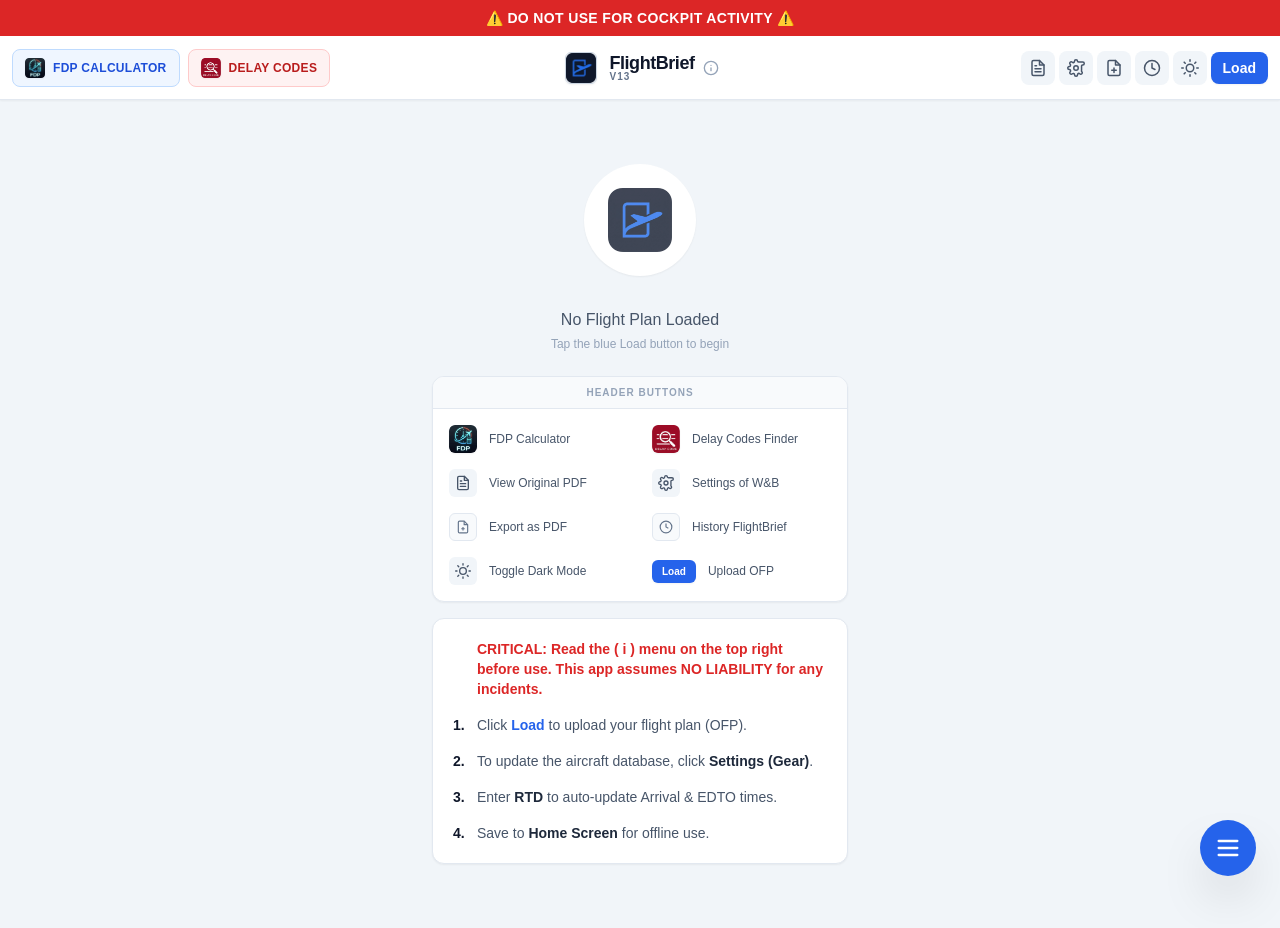
<file: index.html>
<!DOCTYPE html>
<html lang="en">
<head>
    <meta charset="UTF-8">
    <meta name="viewport" content="width=device-width, initial-scale=1.0, maximum-scale=1.0, user-scalable=no">
    <title>FlightBrief v14</title>
    
    <link rel="manifest" href="manifest.json">
    <meta name="apple-mobile-web-app-capable" content="yes">
    <meta name="apple-mobile-web-app-status-bar-style" content="black-translucent">
    <meta name="apple-mobile-web-app-title" content="FlightBrief">
    <meta name="theme-color" content="#0f172a">
    
    <link rel="icon" type="image/png" href="app-icon.png">
    <link rel="apple-touch-icon" href="app-icon.png">
    

<script src="libs/pdf.min.js"></script>
<script src="libs/html2canvas.min.js"></script>
<script src="libs/jspdf.umd.min.js"></script>
<script src="libs/tailwindcss.js"></script>

    
    <style>
        body { font-family: -apple-system, BlinkMacSystemFont, "Segoe UI", Roboto, Helvetica, Arial, sans-serif; }
        /* NEW: Allow full width, but keep some padding on huge screens if desired */
        #main-container { max-width: 1280px; margin: 0 auto; width: 100%; }
        .no-scrollbar::-webkit-scrollbar { display: none; }
        .no-scrollbar { -ms-overflow-style: none;  scrollbar-width: none; }
        .data-grid { display: grid; grid-template-columns: repeat(2, 1fr); gap: 1px; }
        @media (min-width: 640px) { .data-grid { grid-template-columns: repeat(4, 1fr); } }
        .times-grid { display: grid; grid-template-columns: repeat(3, 1fr); }
        .planning-grid { display: grid; grid-template-columns: 1fr; gap: 6px; }
        @media (min-width: 480px) { .planning-grid { grid-template-columns: 1fr 1fr; } }
        .tanker-grid { display: grid; grid-template-columns: 1fr 1fr; gap: 8px; }
        @media (min-width: 640px) { .tanker-grid { grid-template-columns: repeat(4, 1fr); } }
        .modal-scroll::-webkit-scrollbar { width: 8px; }
        .modal-scroll::-webkit-scrollbar-track { background: #f1f5f9; }
        .modal-scroll::-webkit-scrollbar-thumb { background: #cbd5e1; border-radius: 4px; }
        @keyframes fadeIn { from { opacity: 0; transform: scale(0.95); } to { opacity: 1; transform: scale(1); } }
        .animate-fade-in { animation: fadeIn 0.2s ease-out forwards; }
    </style>
	
	<script>
        // Define config BEFORE loading tailwind script
        tailwind = {
            darkMode: 'class', 
            theme: {
                extend: {
                    colors: { slate: { 850: '#1e293b', 900: '#0f172a' } },
                    screens: { 'xs': '480px' }
                }
            }
        }
    </script>
    <script src="libs/tailwindcss.js"></script>
	
</head>
<body class="min-h-screen flex flex-col bg-slate-100 dark:bg-slate-900 transition-colors duration-300">

    <div class="bg-red-600 text-white text-center text-[10px] sm:text-sm font-bold py-2 px-2 shadow-md z-20 uppercase tracking-wide" id="status-bar">
        ⚠️ DO NOT USE FOR COCKPIT ACTIVITY ⚠️
    </div>

    <div class="bg-white dark:bg-slate-800 border-b border-slate-200 dark:border-slate-700 p-2 sm:p-3 flex justify-between items-center sticky top-0 z-30 shadow-sm relative h-16">
        
<div class="flex items-center gap-2 z-20 relative">
    
    <a href="fdp/index.html" class="group flex items-center gap-2 bg-blue-50 dark:bg-blue-900/30 hover:bg-blue-100 dark:hover:bg-blue-800 text-blue-700 dark:text-blue-300 px-2 py-2 md:px-3 rounded-lg transition-all border border-blue-200 dark:border-blue-800/50" title="FDP Calculator">
        <img src="fdp/app-icon.png" alt="FDP" class="w-6 h-6 md:w-5 md:h-5 rounded shadow-sm">
        <span class="hidden md:inline font-bold text-xs uppercase tracking-wide">FDP calculator</span>
    </a>

<a href="delays/index.html" class="group flex items-center gap-2 bg-red-50 dark:bg-red-900/20 hover:bg-red-100 dark:hover:bg-red-900/30 text-red-700 dark:text-red-400 px-2 py-2 md:px-3 rounded-lg transition-all border border-red-200 dark:border-red-900/50" title="Delay Codes">
        <img src="delays/app-icon.png" alt="Delay" class="w-6 h-6 md:w-5 md:h-5 rounded shadow-sm">
        <span class="hidden md:inline font-bold text-xs uppercase tracking-wide">Delay codes</span>
    </a>

</div>

<div class="absolute left-1/2 top-1/2 transform -translate-x-1/2 -translate-y-1/2 flex items-center justify-center z-10 w-full pointer-events-none">
    
    <div onclick="window.location.reload()" class="pointer-events-auto flex flex-col sm:flex-row items-center gap-0.5 sm:gap-3 cursor-pointer hover:opacity-80 transition-opacity p-1" title="Reset to Home">
        
        <img src="app-icon.png" alt="Icon" class="w-8 h-8 rounded-md shadow-sm border border-slate-300 dark:border-slate-600">
        
        <div class="flex flex-col items-center sm:items-start justify-center">
            
            <h1 class="hidden sm:block font-black text-lg text-slate-900 dark:text-white leading-none tracking-tight">FlightBrief</h1>
            
            <span class="text-[9px] sm:text-[10px] font-bold text-slate-500 dark:text-slate-400 uppercase tracking-widest leading-none">v13</span>
            
        </div>

    </div>

    <button onclick="toggleReadMe()" class="pointer-events-auto hidden sm:block ml-1 text-slate-400 hover:text-blue-600 dark:hover:text-blue-400 transition-colors" title="User Guide">
        <svg xmlns="http://www.w3.org/2000/svg" width="16" height="16" viewBox="0 0 24 24" fill="none" stroke="currentColor" stroke-width="2" stroke-linecap="round" stroke-linejoin="round"><circle cx="12" cy="12" r="10"></circle><line x1="12" y1="16" x2="12" y2="12"></line><line x1="12" y1="8" x2="12.01" y2="8"></line></svg>
    </button>

</div>
        
        <div class="flex gap-1 items-center z-20 relative" id="header-tools">
    
    <button onclick="viewOriginalOfp()" class="hidden md:block p-2 rounded-lg bg-slate-100 dark:bg-slate-700 text-slate-600 dark:text-slate-200 hover:bg-slate-200" title="View Original PDF">
        <svg xmlns="http://www.w3.org/2000/svg" width="18" height="18" viewBox="0 0 24 24" fill="none" stroke="currentColor" stroke-width="2" stroke-linecap="round" stroke-linejoin="round"><path d="M14 2H6a2 2 0 0 0-2 2v16a2 2 0 0 0 2 2h12a2 2 0 0 0 2-2V8z"></path><polyline points="14 2 14 8 20 8"></polyline><line x1="16" y1="13" x2="8" y2="13"></line><line x1="16" y1="17" x2="8" y2="17"></line><polyline points="10 9 9 9 8 9"></polyline></svg>
    </button>
    
    <button onclick="toggleSettings()" class="hidden md:block p-2 rounded-lg bg-slate-100 dark:bg-slate-700 text-slate-600 dark:text-slate-200 hover:bg-slate-200" title="Database Settings">
        <svg xmlns="http://www.w3.org/2000/svg" width="18" height="18" viewBox="0 0 24 24" fill="none" stroke="currentColor" stroke-width="2" stroke-linecap="round" stroke-linejoin="round"><circle cx="12" cy="12" r="3"></circle><path d="M19.4 15a1.65 1.65 0 0 0 .33 1.82l.06.06a2 2 0 0 1 0 2.83 2 2 0 0 1-2.83 0l-.06-.06a1.65 1.65 0 0 0-1.82-.33 1.65 1.65 0 0 0-1 1.51V21a2 2 0 0 1-2 2 2 2 0 0 1-2-2v-.09A1.65 1.65 0 0 0 9 19.4a1.65 1.65 0 0 0-1.82.33l-.06.06a2 2 0 0 1-2.83 0 2 2 0 0 1 0-2.83l.06-.06a1.65 1.65 0 0 0 .33-1.82 1.65 1.65 0 0 0-1.51-1H3a2 2 0 0 1-2-2 2 2 0 0 1 2-2h.09A1.65 1.65 0 0 0 4.6 9a1.65 1.65 0 0 0-.33-1.82l-.06-.06a2 2 0 0 1 0-2.83 2 2 0 0 1 2.83 0l.06.06a1.65 1.65 0 0 0 1.82.33H9a1.65 1.65 0 0 0 1-1.51V3a2 2 0 0 1 2-2 2 2 0 0 1 2 2v.09a1.65 1.65 0 0 0 1.51 1H21a2 2 0 0 1 2 2 2 2 0 0 1-2 2h-.09a1.65 1.65 0 0 0-1.51 1z"></path></svg>
    </button>
    
    <button onclick="exportToPDF()" id="btn-pdf-export" class="hidden md:block p-2 rounded-lg bg-slate-100 dark:bg-slate-700 text-slate-600 dark:text-slate-200 hover:bg-slate-200" title="Export to PDF">
        <svg xmlns="http://www.w3.org/2000/svg" width="18" height="18" viewBox="0 0 24 24" fill="none" stroke="currentColor" stroke-width="2" stroke-linecap="round" stroke-linejoin="round"><path d="M14 2H6a2 2 0 0 0-2 2v16a2 2 0 0 0 2 2h12a2 2 0 0 0 2-2V8z"></path><polyline points="14 2 14 8 20 8"></polyline><line x1="12" y1="18" x2="12" y2="12"></line><line x1="9" y1="15" x2="15" y2="15"></line></svg>
    </button>

    <button onclick="toggleHistory()" class="p-2 rounded-lg bg-slate-100 dark:bg-slate-700 text-slate-600 dark:text-slate-200 hover:bg-slate-200 shrink-0" title="History">
        <svg xmlns="http://www.w3.org/2000/svg" width="18" height="18" viewBox="0 0 24 24" fill="none" stroke="currentColor" stroke-width="2" stroke-linecap="round" stroke-linejoin="round"><circle cx="12" cy="12" r="10"></circle><polyline points="12 6 12 12 16 14"></polyline></svg>
    </button>
    
    <button onclick="toggleTheme()" class="p-2 rounded-lg bg-slate-100 dark:bg-slate-700 text-slate-600 dark:text-yellow-400 hover:bg-slate-200 shrink-0" title="Toggle Dark Mode">
        <svg id="theme-icon" xmlns="http://www.w3.org/2000/svg" width="18" height="18" viewBox="0 0 24 24" fill="none" stroke="currentColor" stroke-width="2" stroke-linecap="round" stroke-linejoin="round"><circle cx="12" cy="12" r="5"></circle><line x1="12" y1="1" x2="12" y2="3"></line><line x1="12" y1="21" x2="12" y2="23"></line><line x1="4.22" y1="4.22" x2="5.64" y2="5.64"></line><line x1="18.36" y1="18.36" x2="19.78" y2="19.78"></line><line x1="1" y1="12" x2="3" y2="12"></line><line x1="21" y1="12" x2="23" y2="12"></line><line x1="4.22" y1="19.78" x2="5.64" y2="18.36"></line><line x1="18.36" y1="5.64" x2="19.78" y2="4.22"></line></svg>
    </button>

    <button onclick="toggleMobileMenu()" id="mobile-menu-btn" class="md:hidden p-2 rounded-lg bg-slate-100 dark:bg-slate-700 text-slate-600 dark:text-slate-200 hover:bg-slate-200 shrink-0" title="More Options">
        <svg xmlns="http://www.w3.org/2000/svg" width="18" height="18" viewBox="0 0 24 24" fill="none" stroke="currentColor" stroke-width="2" stroke-linecap="round" stroke-linejoin="round"><circle cx="12" cy="12" r="1"></circle><circle cx="12" cy="5" r="1"></circle><circle cx="12" cy="19" r="1"></circle></svg>
    </button>

    <button onclick="document.getElementById('file-input').click()" class="bg-blue-600 hover:bg-blue-700 text-white font-bold py-1.5 px-3 rounded-lg text-xs sm:text-sm transition-colors shadow-sm shrink-0">Load</button>
    
    <div id="mobile-dropdown" class="hidden absolute top-full right-0 mt-2 w-48 bg-white dark:bg-slate-800 rounded-xl shadow-2xl border border-slate-200 dark:border-slate-700 overflow-hidden z-50 origin-top-right transform transition-all duration-200">
        <div class="py-1">
            <button onclick="toggleReadMe(); toggleMobileMenu()" class="w-full text-left px-4 py-3 text-sm text-slate-700 dark:text-slate-200 hover:bg-slate-50 dark:hover:bg-slate-700 border-b border-slate-100 dark:border-slate-700/50 flex items-center gap-3">
                <svg class="w-4 h-4 text-slate-400" xmlns="http://www.w3.org/2000/svg" viewBox="0 0 24 24" fill="none" stroke="currentColor" stroke-width="2"><circle cx="12" cy="12" r="10"/><line x1="12" y1="16" x2="12" y2="12"/><line x1="12" y1="8" x2="12.01" y2="8"/></svg>
                User Guide
            </button>
            <button onclick="viewOriginalOfp(); toggleMobileMenu()" class="w-full text-left px-4 py-3 text-sm text-slate-700 dark:text-slate-200 hover:bg-slate-50 dark:hover:bg-slate-700 border-b border-slate-100 dark:border-slate-700/50 flex items-center gap-3">
                <svg class="w-4 h-4 text-slate-400" xmlns="http://www.w3.org/2000/svg" viewBox="0 0 24 24" fill="none" stroke="currentColor" stroke-width="2"><path d="M14 2H6a2 2 0 0 0-2 2v16a2 2 0 0 0 2 2h12a2 2 0 0 0 2-2V8z"/><polyline points="14 2 14 8 20 8"/><line x1="16" y1="13" x2="8" y2="13"/><line x1="16" y1="17" x2="8" y2="17"/><polyline points="10 9 9 9 8 9"/></svg>
                View Original PDF
            </button>
            <button onclick="toggleSettings(); toggleMobileMenu()" class="w-full text-left px-4 py-3 text-sm text-slate-700 dark:text-slate-200 hover:bg-slate-50 dark:hover:bg-slate-700 border-b border-slate-100 dark:border-slate-700/50 flex items-center gap-3">
                 <svg class="w-4 h-4 text-slate-400" xmlns="http://www.w3.org/2000/svg" viewBox="0 0 24 24" fill="none" stroke="currentColor" stroke-width="2"><circle cx="12" cy="12" r="3"/><path d="M19.4 15... (rest of settings icon path)"/></svg>
                Settings W&B
            </button>
            <button onclick="exportToPDF(); toggleMobileMenu()" class="w-full text-left px-4 py-3 text-sm text-slate-700 dark:text-slate-200 hover:bg-slate-50 dark:hover:bg-slate-700 flex items-center gap-3">
                 <svg class="w-4 h-4 text-slate-400" xmlns="http://www.w3.org/2000/svg" viewBox="0 0 24 24" fill="none" stroke="currentColor" stroke-width="2"><path d="M14 2H6... (rest of pdf icon path)"/></svg>
                Export as PDF
            </button>
        </div>
    </div>
    
    <input type="file" id="file-input" accept=".pdf" class="hidden"> 
    <input type="file" id="cloud-upload-input" accept=".pdf" class="hidden" onchange="parseAndUploadCloudDB(this)"> 
</div> </div> 



		<div id="main-container" class="flex-1 p-3 sm:p-6 pb-20">
        
        <div id="empty-state" class="min-h-full flex flex-col items-center justify-center text-slate-400 dark:text-slate-500 py-10">
            
            <div class="bg-white dark:bg-slate-800 p-6 rounded-full mb-4 shadow-sm">
                <img src="app-icon.png" alt="App Icon" class="w-16 h-16 rounded-xl opacity-80">
            </div>
            <p class="font-medium text-slate-600 dark:text-slate-300 text-sm sm:text-base mt-4">No Flight Plan Loaded</p>
            <p class="text-xs mt-1 mb-6">Tap the blue Load button to begin</p>
            
            <div id="db-status" class="hidden mb-6 inline-flex items-center gap-2 px-3 py-1.5 rounded-full bg-purple-100 dark:bg-purple-900/50 text-purple-700 dark:text-purple-300 font-mono text-[10px] font-bold border border-purple-200 dark:border-purple-800 shadow-sm">
            </div>



            <div class="max-w-md w-full space-y-4 px-4">
                <div class="bg-white dark:bg-slate-800 rounded-xl border border-slate-200 dark:border-slate-700 shadow-sm overflow-hidden">
                    <div class="bg-slate-50 dark:bg-slate-900/50 py-2 border-b border-slate-200 dark:border-slate-700">
                        <h3 class="text-center text-[10px] font-bold text-slate-400 uppercase tracking-widest">Header Buttons</h3>
                    </div>
                    <div class="p-4 grid grid-cols-2 gap-y-4 gap-x-6">
                        
                        <div class="flex items-center gap-3">
                            <img src="fdp/app-icon.png" class="w-7 h-7 rounded-md shadow-sm bg-slate-50 dark:bg-slate-800">
                            <span class="text-slate-600 dark:text-slate-300 text-xs font-medium">FDP Calculator</span>
                        </div>

                        <div class="flex items-center gap-3">
                            <img src="delays/app-icon.png" class="w-7 h-7 rounded-md shadow-sm bg-slate-50 dark:bg-slate-800">
                            <span class="text-slate-600 dark:text-slate-300 text-xs font-medium">Delay Codes Finder</span>
                        </div>

                        <div class="flex items-center gap-3">
                            <div class="w-7 h-7 rounded-md bg-slate-100 dark:bg-slate-700 text-slate-600 dark:text-slate-300 flex items-center justify-center">
                                <svg xmlns="http://www.w3.org/2000/svg" width="16" height="16" viewBox="0 0 24 24" fill="none" stroke="currentColor" stroke-width="2" stroke-linecap="round" stroke-linejoin="round"><path d="M14 2H6a2 2 0 0 0-2 2v16a2 2 0 0 0 2 2h12a2 2 0 0 0 2-2V8z"></path><polyline points="14 2 14 8 20 8"></polyline><line x1="16" y1="13" x2="8" y2="13"></line><line x1="16" y1="17" x2="8" y2="17"></line><polyline points="10 9 9 9 8 9"></polyline></svg>
                            </div>
                            <span class="text-slate-600 dark:text-slate-300 text-xs font-medium">View Original PDF</span>
                        </div>

                        <div class="flex items-center gap-3">
                            <div class="w-7 h-7 rounded-md bg-slate-100 dark:bg-slate-700 text-slate-600 dark:text-slate-300 flex items-center justify-center">
                                <svg xmlns="http://www.w3.org/2000/svg" width="16" height="16" viewBox="0 0 24 24" fill="none" stroke="currentColor" stroke-width="2" stroke-linecap="round" stroke-linejoin="round"><circle cx="12" cy="12" r="3"></circle><path d="M19.4 15a1.65 1.65 0 0 0 .33 1.82l.06.06a2 2 0 0 1 0 2.83 2 2 0 0 1-2.83 0l-.06-.06a1.65 1.65 0 0 0-1.82-.33 1.65 1.65 0 0 0-1 1.51V21a2 2 0 0 1-2 2 2 2 0 0 1-2-2v-.09A1.65 1.65 0 0 0 9 19.4a1.65 1.65 0 0 0-1.82.33l-.06.06a2 2 0 0 1-2.83 0 2 2 0 0 1 0-2.83l.06-.06a1.65 1.65 0 0 0 .33-1.82 1.65 1.65 0 0 0-1.51-1H3a2 2 0 0 1-2-2 2 2 0 0 1 2-2h.09A1.65 1.65 0 0 0 4.6 9a1.65 1.65 0 0 0-.33-1.82l-.06-.06a2 2 0 0 1 0-2.83 2 2 0 0 1 2.83 0l.06.06a1.65 1.65 0 0 0 1.82.33H9a1.65 1.65 0 0 0 1-1.51V3a2 2 0 0 1 2-2 2 2 0 0 1 2 2v.09a1.65 1.65 0 0 0 1.51 1H21a2 2 0 0 1 2 2 2 2 0 0 1-2 2h-.09a1.65 1.65 0 0 0-1.51 1z"></path></svg>
                            </div>
                            <span class="text-slate-600 dark:text-slate-300 text-xs font-medium">Settings of W&B</span>
                        </div>

                        <div class="flex items-center gap-3">
                            <div class="w-7 h-7 rounded-md border border-slate-200 dark:border-slate-600 text-slate-500 dark:text-slate-400 flex items-center justify-center bg-slate-50 dark:bg-slate-800">
                                <svg width="14" height="14" viewBox="0 0 24 24" fill="none" stroke="currentColor" stroke-width="2"><path d="M14 2H6a2 2 0 0 0-2 2v16a2 2 0 0 0 2 2h12a2 2 0 0 0 2-2V8z"></path><polyline points="14 2 14 8 20 8"></polyline><line x1="12" y1="18" x2="12" y2="12"></line><line x1="9" y1="15" x2="15" y2="15"></line></svg>
                            </div>
                            <span class="text-slate-600 dark:text-slate-300 text-xs font-medium">Export as PDF</span>
                        </div>

                        <div class="flex items-center gap-3">
                            <div class="w-7 h-7 rounded-md border border-slate-200 dark:border-slate-600 text-slate-500 dark:text-slate-400 flex items-center justify-center bg-slate-50 dark:bg-slate-800">
                                <svg width="14" height="14" viewBox="0 0 24 24" fill="none" stroke="currentColor" stroke-width="2"><circle cx="12" cy="12" r="10"></circle><polyline points="12 6 12 12 16 14"></polyline></svg>
                            </div>
                            <span class="text-slate-600 dark:text-slate-300 text-xs font-medium">History FlightBrief</span>
                        </div>

                        <div class="flex items-center gap-3">
                            <div class="w-7 h-7 rounded-md bg-slate-100 dark:bg-slate-700 text-slate-600 dark:text-yellow-400 flex items-center justify-center">
                                <svg xmlns="http://www.w3.org/2000/svg" width="16" height="16" viewBox="0 0 24 24" fill="none" stroke="currentColor" stroke-width="2" stroke-linecap="round" stroke-linejoin="round"><circle cx="12" cy="12" r="5"></circle><line x1="12" y1="1" x2="12" y2="3"></line><line x1="12" y1="21" x2="12" y2="23"></line><line x1="4.22" y1="4.22" x2="5.64" y2="5.64"></line><line x1="18.36" y1="18.36" x2="19.78" y2="19.78"></line><line x1="1" y1="12" x2="3" y2="12"></line><line x1="21" y1="12" x2="23" y2="12"></line><line x1="4.22" y1="19.78" x2="5.64" y2="18.36"></line><line x1="18.36" y1="5.64" x2="19.78" y2="4.22"></line></svg>
                            </div>
                            <span class="text-slate-600 dark:text-slate-300 text-xs font-medium">Toggle Dark Mode</span>
                        </div>

                        <div class="flex items-center gap-3">
                            <span class="bg-blue-600 text-white text-[10px] font-bold px-2.5 py-1 rounded-md shadow-sm">Load</span>
                            <span class="text-xs text-slate-600 dark:text-slate-300 font-medium">Upload OFP</span>
                        </div>

                    </div>
                </div>

                <div class="bg-white dark:bg-slate-800 rounded-xl border border-slate-200 dark:border-slate-700 p-5 shadow-sm">
                    <div class="space-y-4 text-xs sm:text-sm text-slate-600 dark:text-slate-300 leading-relaxed">
                        <div class="flex gap-3">
                            <span class="font-bold text-slate-900 dark:text-white min-w-[12px]"></span>
                            <span class="text-red-600 dark:text-red-400 font-bold">CRITICAL: Read the ( i ) menu on the top right before use. This app assumes NO LIABILITY for any incidents.</span>
                        </div>
                        <div class="flex gap-3">
                            <span class="font-bold text-slate-900 dark:text-white min-w-[12px]">1.</span>
                            <span>Click <span class="font-bold text-blue-600">Load</span> to upload your flight plan (OFP).</span>
                        </div>
                        <div class="flex gap-3">
                            <span class="font-bold text-slate-900 dark:text-white min-w-[12px]">2.</span>
                            <span>To update the aircraft database, click <span class="font-bold text-slate-800 dark:text-white">Settings (Gear)</span>.</span>
                        </div>
                        <div class="flex gap-3">
                            <span class="font-bold text-slate-900 dark:text-white min-w-[12px]">3.</span>
                            <span>Enter <span class="font-bold text-slate-800 dark:text-white">RTD</span> to auto-update Arrival & EDTO times.</span>
                        </div>
                        <div class="flex gap-3">
                            <span class="font-bold text-slate-900 dark:text-white min-w-[12px]">4.</span>
                            <span>Save to <span class="font-bold text-slate-800 dark:text-white">Home Screen</span> for offline use.</span>
                        </div>
                    </div>
                </div>
            </div>
			
			
        </div>
        
        <div id="sectors-container" class="space-y-6 hidden"></div>
    </div>

    <div id="history-modal" class="hidden fixed inset-0 z-50 bg-black/50 flex items-center justify-center p-4 backdrop-blur-sm">
        <div class="bg-white dark:bg-slate-800 w-full max-w-md rounded-xl shadow-2xl overflow-hidden max-h-[80vh] flex flex-col">
            <div class="p-4 border-b border-slate-200 dark:border-slate-700 flex justify-between items-center bg-slate-50 dark:bg-slate-800">
                <h3 class="font-bold text-slate-800 dark:text-white">Flight History</h3>
                <button onclick="toggleHistory()" class="text-slate-400 hover:text-slate-600 text-2xl">&times;</button>
            </div>
            <div id="history-list" class="overflow-y-auto p-2 modal-scroll flex-1"></div>
            <div class="p-3 border-t border-slate-200 dark:border-slate-700 bg-slate-50 dark:bg-slate-800">
                <button onclick="clearHistory()" class="w-full text-red-500 text-sm font-bold py-2 hover:bg-red-50 rounded">Clear History</button>
            </div>
        </div>
    </div>

    <div id="readme-modal" class="hidden fixed inset-0 z-50 bg-black/80 flex items-center justify-center p-4 backdrop-blur-sm transition-opacity">
        <div class="bg-white dark:bg-slate-900 w-full max-w-lg rounded-2xl shadow-2xl overflow-hidden flex flex-col max-h-[90vh] border border-slate-200 dark:border-slate-700">
            
            <div class="p-5 overflow-y-auto modal-scroll text-slate-600 dark:text-slate-300 text-sm leading-relaxed space-y-8">
                
                <section>
                    <h4 class="font-black text-slate-800 dark:text-white uppercase tracking-wider text-xs mb-4 flex items-center gap-2 border-b border-slate-200 dark:border-slate-700 pb-2">
                        <svg xmlns="http://www.w3.org/2000/svg" width="16" height="16" viewBox="0 0 24 24" fill="none" stroke="currentColor" stroke-width="2" stroke-linecap="round" stroke-linejoin="round"><path d="M12 2v20"/><path d="m17 5-5-3-5 3"/><path d="m17 19-5 3-5-3"/></svg>
                        Save to Home Screen (Offline Mode)
                    </h4>
                    
                    <div class="grid grid-cols-1 sm:grid-cols-2 gap-4">
                        <div class="bg-slate-50 dark:bg-slate-800 rounded-lg p-4 border border-slate-200 dark:border-slate-700">
                            <div class="flex items-center gap-2 mb-3 text-slate-900 dark:text-white font-bold text-xs uppercase">
                                <svg class="w-4 h-4" fill="currentColor" viewBox="0 0 24 24"><path d="M18.71 19.5c-.83 1.24-1.71 2.45-3.05 2.47-1.34.03-1.77-.79-3.29-.79-1.53 0-2 .77-3.27.82-1.31.05-2.3-1.32-3.14-2.53C4.25 17 2.94 12.45 4.7 9.39c.87-1.52 2.43-2.48 4.12-2.5 1.29-.02 2.5.87 3.29.87.78 0 2.26-1.07 3.81-.91.65.03 2.47.26 3.64 1.98-.09.06-2.17 1.28-2.15 3.81.03 3.02 2.65 4.03 2.68 4.04-.03.07-.42 1.44-1.38 2.82zm-3.74-17.2c.68-.84 1.14-2.01.97-3.18-.98.06-2.16.65-2.86 1.49-.6.71-1.12 1.85-.98 3.04 1.09.08 2.2-.54 2.87-1.35z"/></svg>
                                iOS / iPadOS (Safari)
                            </div>
                            <ol class="list-decimal pl-4 space-y-2 text-xs">
                                <li>Launch <strong>Safari</strong> and open this app.</li>
                                <li>Tap the <strong>Share</strong> icon (Square with arrow).</li>
                                <li>Scroll down and select <strong>"Add to Home Screen"</strong>.</li>
                                <li>Tap <strong>Add</strong>. Launch from Home Screen to enable offline caching.</li>
                            </ol>
                        </div>

                        <div class="bg-slate-50 dark:bg-slate-800 rounded-lg p-4 border border-slate-200 dark:border-slate-700">
                            <div class="flex items-center gap-2 mb-3 text-slate-900 dark:text-white font-bold text-xs uppercase">
                                <svg class="w-4 h-4 text-green-600 dark:text-green-400" fill="currentColor" viewBox="0 0 24 24"><path d="M17.523 15.3414c-.5511 0-.9993-.4486-.9993-.9997s.4482-.9993.9993-.9993c.5512 0 .9993.4482.9993.9993.0001.5511-.4482.9997-.9993.9997m-11.046 0c-.5511 0-.9993-.4486-.9993-.9997s.4482-.9993.9993-.9993c.5512 0 .9993.4482.9993.9993 0 .5511-.4481.9997-.9993.9997m11.4045-6.02l1.9973-3.4592a.416.416 0 00-.1521-.5676.416.416 0 00-.5676.1521l-2.0223 3.503C15.5902 8.4213 13.8533 8.0854 12 8.0854s-3.5902.3359-5.1367.8647L4.841 5.4471a.416.416 0 00-.5676-.1521.416.416 0 00-.1521.5676l1.9973 3.4592C2.6889 11.1867.3432 14.6589 0 18.761h24c-.3432-4.1021-2.6889-7.5743-6.1185-9.4396"/></svg>
                                Android (Chrome)
                            </div>
                            <ol class="list-decimal pl-4 space-y-2 text-xs">
                                <li>Launch <strong>Chrome</strong> and open this app.</li>
                                <li>Tap the <strong>Menu</strong> (Three dots) at top right.</li>
                                <li>Tap <strong>"Install App"</strong> or <strong>"Add to Home screen"</strong>.</li>
                                <li>Confirm <strong>Install</strong>.</li>
                            </ol>
                        </div>
                    </div>
                </section>

                <section>
                    <h4 class="font-black text-slate-800 dark:text-white uppercase tracking-wider text-xs mb-4 border-b border-slate-200 dark:border-slate-700 pb-2 flex items-center gap-2">
                        <svg xmlns="http://www.w3.org/2000/svg" width="16" height="16" viewBox="0 0 24 24" fill="none" stroke="currentColor" stroke-width="2" stroke-linecap="round" stroke-linejoin="round"><rect x="3" y="3" width="7" height="7"/><rect x="14" y="3" width="7" height="7"/><rect x="14" y="14" width="7" height="7"/><rect x="3" y="14" width="7" height="7"/></svg>
                        Interface & Functions
                    </h4>
                    
                    <div class="space-y-4">
                        <div class="flex gap-3">
                            <div class="mt-1 w-8 h-8 rounded bg-blue-100 dark:bg-blue-900/50 text-blue-600 flex items-center justify-center font-bold text-xs shrink-0">Load</div>
                            <div>
                                <h5 class="font-bold text-slate-800 dark:text-white text-xs">Upload Flight Plan (OFP)</h5>
                                <p class="text-[11px] text-slate-500 dark:text-slate-400 mt-0.5">Click the blue <strong>Load</strong> button to select your PDF Flight Plan. The app parses Sectors, Fuel, Weights, and EDTO data automatically.</p>
                            </div>
                        </div>

                        <div class="flex gap-3">
                            <div class="mt-1 w-8 h-8 rounded bg-slate-100 dark:bg-slate-800 text-slate-600 dark:text-slate-300 flex items-center justify-center shrink-0">
                                <svg xmlns="http://www.w3.org/2000/svg" width="16" height="16" viewBox="0 0 24 24" fill="none" stroke="currentColor" stroke-width="2" stroke-linecap="round" stroke-linejoin="round"><line x1="8" y1="6" x2="21" y2="6"></line><line x1="8" y1="12" x2="21" y2="12"></line><line x1="8" y1="18" x2="21" y2="18"></line><line x1="3" y1="6" x2="3.01" y2="6"></line><line x1="3" y1="12" x2="3.01" y2="12"></line><line x1="3" y1="18" x2="3.01" y2="18"></line></svg>
                            </div>
                            <div>
                                <h5 class="font-bold text-slate-800 dark:text-white text-xs">Smart Navigation</h5>
                                <p class="text-[11px] text-slate-500 dark:text-slate-400 mt-0.5">
                                    <strong>Timeline Jump:</strong> Tap any row in the Mission Timeline to instantly scroll to that sector's details.<br>
                                    <strong>Back to Top:</strong> Use the floating arrow (bottom-right) to return to the summary quickly.
                                </p>
                            </div>
                        </div>

                        <div class="flex gap-3">
                            <div class="mt-1 w-8 h-8 rounded bg-slate-100 dark:bg-slate-800 text-slate-600 dark:text-slate-300 flex items-center justify-center shrink-0">
                                <svg xmlns="http://www.w3.org/2000/svg" width="16" height="16" viewBox="0 0 24 24" fill="none" stroke="currentColor" stroke-width="2" stroke-linecap="round" stroke-linejoin="round"><circle cx="12" cy="12" r="3"></circle><path d="M19.4 15a1.65 1.65 0 0 0 .33 1.82l.06.06a2 2 0 0 1 0 2.83 2 2 0 0 1-2.83 0l-.06-.06a1.65 1.65 0 0 0-1.82-.33 1.65 1.65 0 0 0-1 1.51V21a2 2 0 0 1-2 2 2 2 0 0 1-2-2v-.09A1.65 1.65 0 0 0 9 19.4a1.65 1.65 0 0 0-1.82.33l-.06.06a2 2 0 0 1-2.83 0 2 2 0 0 1 0-2.83l.06-.06a1.65 1.65 0 0 0 .33-1.82 1.65 1.65 0 0 0-1.51-1H3a2 2 0 0 1-2-2 2 2 0 0 1 2-2h.09A1.65 1.65 0 0 0 4.6 9a1.65 1.65 0 0 0-.33-1.82l-.06-.06a2 2 0 0 1 0-2.83 2 2 0 0 1 2.83 0l.06.06a1.65 1.65 0 0 0 1.82.33H9a1.65 1.65 0 0 0 1-1.51V3a2 2 0 0 1 2-2 2 2 0 0 1 2 2v.09a1.65 1.65 0 0 0 1.51 1H21a2 2 0 0 1 2 2 2 2 0 0 1-2 2h-.09a1.65 1.65 0 0 0-1.51 1z"></path></svg>
                            </div>
                            <div>
                                <h5 class="font-bold text-slate-800 dark:text-white text-xs">Settings / Database</h5>
                                <p class="text-[11px] text-slate-500 dark:text-slate-400 mt-0.5">Manage your Aircraft Weight Database. You can manually upload a new PDF database or sync with the cloud (if available).</p>
                            </div>
                        </div>

                        <div class="flex gap-3">
                            <div class="mt-1 w-8 h-8 rounded bg-slate-100 dark:bg-slate-800 text-slate-600 dark:text-slate-300 flex items-center justify-center shrink-0">
                                <svg xmlns="http://www.w3.org/2000/svg" width="16" height="16" viewBox="0 0 24 24" fill="none" stroke="currentColor" stroke-width="2" stroke-linecap="round" stroke-linejoin="round"><path d="M14 2H6a2 2 0 0 0-2 2v16a2 2 0 0 0 2 2h12a2 2 0 0 0 2-2V8z"></path><polyline points="14 2 14 8 20 8"></polyline><line x1="16" y1="13" x2="8" y2="13"></line><line x1="16" y1="17" x2="8" y2="17"></line><polyline points="10 9 9 9 8 9"></polyline></svg>
                            </div>
                            <div>
                                <h5 class="font-bold text-slate-800 dark:text-white text-xs">View Original PDF</h5>
                                <p class="text-[11px] text-slate-500 dark:text-slate-400 mt-0.5">Opens the currently loaded PDF file in a new browser tab for cross-checking data or reading non-parsed sections.</p>
                            </div>
                        </div>

                        <div class="flex gap-3">
                            <div class="mt-1 w-8 h-8 rounded bg-slate-100 dark:bg-slate-800 text-slate-600 dark:text-slate-300 flex items-center justify-center shrink-0">
                                <svg xmlns="http://www.w3.org/2000/svg" width="16" height="16" viewBox="0 0 24 24" fill="none" stroke="currentColor" stroke-width="2" stroke-linecap="round" stroke-linejoin="round"><path d="M14 2H6a2 2 0 0 0-2 2v16a2 2 0 0 0 2 2h12a2 2 0 0 0 2-2V8z"></path><polyline points="14 2 14 8 20 8"></polyline><line x1="12" y1="18" x2="12" y2="12"></line><line x1="9" y1="15" x2="15" y2="15"></line></svg>
                            </div>
                            <div>
                                <h5 class="font-bold text-slate-800 dark:text-white text-xs">Export PDF</h5>
                                <p class="text-[11px] text-slate-500 dark:text-slate-400 mt-0.5">Generates a high-quality PDF of the currently visualized flight sectors, perfect for digital record keeping.</p>
                            </div>
                        </div>

                        <div class="flex gap-3">
                            <div class="mt-1 w-8 h-8 rounded bg-slate-100 dark:bg-slate-800 text-slate-600 dark:text-slate-300 flex items-center justify-center shrink-0">
                                <svg xmlns="http://www.w3.org/2000/svg" width="16" height="16" viewBox="0 0 24 24" fill="none" stroke="currentColor" stroke-width="2"><circle cx="12" cy="12" r="10"></circle><polyline points="12 6 12 12 16 14"></polyline></svg>
                            </div>
                            <div>
                                <h5 class="font-bold text-slate-800 dark:text-white text-xs">Flight History</h5>
                                <p class="text-[11px] text-slate-500 dark:text-slate-400 mt-0.5">Quickly access your recently loaded flight plans. Tap any entry to reload the data immediately.</p>
                            </div>
                        </div>

                        <div class="flex gap-3">
                            <div class="mt-1 w-8 h-8 rounded bg-yellow-100 dark:bg-yellow-900/50 text-yellow-700 dark:text-yellow-500 flex items-center justify-center font-bold text-[10px] shrink-0">RTD</div>
                            <div>
                                <h5 class="font-bold text-slate-800 dark:text-white text-xs">Real Departure Time (RTD)</h5>
                                <p class="text-[11px] text-slate-500 dark:text-slate-400 mt-0.5">Enter your actual <strong>Off-Block Time</strong> in the yellow box. The app will automatically recalculate your Arrival Time (RTA), Alternate ETA, and all EDTO Entry/Exit windows.</p>
                            </div>
                        </div>

                        <div class="flex gap-3">
                            <div class="mt-1 w-8 h-8 rounded-lg bg-slate-50 dark:bg-slate-800 border border-slate-200 dark:border-slate-700 flex items-center justify-center shrink-0 overflow-hidden">
                                <img src="fdp/app-icon.png" class="w-full h-full object-cover">
                            </div>
                            <div>
                                <h5 class="font-bold text-slate-800 dark:text-white text-xs">FDP Calculator</h5>
                                <p class="text-[11px] text-slate-500 dark:text-slate-400 mt-0.5">A standalone tool to calculate allowable Flight Duty Periods, Standby limits, and Rest requirements based on acclimatization and sector counts.</p>
                            </div>
                        </div>

                        <div class="flex gap-3">
                            <div class="mt-1 w-8 h-8 rounded-lg bg-slate-50 dark:bg-slate-800 border border-slate-200 dark:border-slate-700 flex items-center justify-center shrink-0 overflow-hidden">
                                <img src="delays/app-icon.png" class="w-full h-full object-cover">
                            </div>
                            <div>
                                <h5 class="font-bold text-slate-800 dark:text-white text-xs">Delay Code Finder</h5>
                                <p class="text-[11px] text-slate-500 dark:text-slate-400 mt-0.5">Searchable database of IATA/Airline delay codes. Filter by category (PAX, TECH, OPS, WX, RAMP) to find the correct code quickly.</p>
                            </div>
                        </div>

                    </div>
                </section>
               <section class="border-t-4 border-red-600 pt-4 mt-6">
                    <h4 class="font-black text-red-600 dark:text-red-500 uppercase tracking-widest text-sm mb-4 flex items-center gap-2">
                        <svg xmlns="http://www.w3.org/2000/svg" width="20" height="20" viewBox="0 0 24 24" fill="none" stroke="currentColor" stroke-width="2" stroke-linecap="round" stroke-linejoin="round"><path d="M12 22s8-4 8-10V5l-8-3-8 3v7c0 6 8 10 8 10z"/></svg>
                        TERMS OF SERVICE & LIABILITY WAIVER
                    </h4>
                    
                    <div class="bg-red-50 dark:bg-red-900/10 p-5 rounded-none border-l-4 border-red-600 text-[11px] sm:text-xs text-slate-700 dark:text-slate-300 font-medium space-y-3 text-justify leading-relaxed">
                        
                        <p>
                            <strong class="text-red-700 dark:text-red-400 block mb-1 uppercase">1. NOT A CERTIFIED EFB APPLICATION</strong>
                            This software ("FlightBrief") is a third-party utility designed for <strong>situational awareness and educational purposes only</strong>. It is NOT a certified Electronic Flight Bag (EFB) application (Class 1, 2, or 3) and has NOT been approved by any Civil Aviation Authority or regulatory body. It must <span class="underline font-bold">NEVER</span> be used as a primary source for navigation, fuel planning, or critical decision-making.
                        </p>
                        
                        <p>
                            <strong class="text-red-700 dark:text-red-400 block mb-1 uppercase">2. NO AFFILIATION DISCLOSURE</strong>
                            This application is an independent software tool and is <strong>NOT affiliated, associated, authorized, endorsed by, or in any way officially connected with any airline, aircraft operator, or aviation organization.</strong> All product names, logos, callsigns, and brands referenced within this application are the property of their respective owners and are used solely for identification purposes under fair use.
                        </p>

                        <p>
                            <strong class="text-red-700 dark:text-red-400 block mb-1 uppercase">3. DATA PARSING & OCR WARNING</strong>
                            This application uses automated text parsing and Optical Character Recognition (OCR) to extract data from PDF files. <strong>ERRORS CAN AND DO OCCUR.</strong> The user acknowledges that data extracted from the OFP (Operational Flight Plan) may be incomplete, outdated, or incorrect due to formatting changes or parsing failures. The Pilot in Command (PIC) retains the absolute duty to verify all figures against the official legal documents.
                        </p>
                        
                        <p>
                            <strong class="text-red-700 dark:text-red-400 block mb-1 uppercase">4. TOTAL INDEMNIFICATION</strong>
                            By using this software, you agree to indemnify, defend, and hold harmless the developer, owners, and affiliates from any and all claims, liabilities, damages, losses, or expenses (including legal fees) arising from your use of this application. You explicitly waive your right to sue the developer for any operational incidents, delays, or financial losses associated with the use of this tool.
                        </p>

                        <div class="mt-4 pt-3 border-t border-red-200 dark:border-red-800/30">
                            <p class="font-bold text-slate-900 dark:text-white text-center uppercase tracking-wide">
                                BY CLICKING "I UNDERSTAND & AGREE", YOU CONFIRM THAT YOU HAVE READ THIS AGREEMENT AND ACCEPT THESE TERMS AS A LEGALLY BINDING CONTRACT.
                            </p>
                        </div>
                    </div>
                </section>
            </div>
            <div class="p-4 border-t border-slate-200 dark:border-slate-700 bg-slate-50 dark:bg-slate-900">
                <button onclick="toggleReadMe()" class="w-full bg-blue-600 hover:bg-blue-700 text-white font-bold py-3 rounded-xl shadow-lg shadow-blue-600/30 transition-all transform active:scale-95">
                    I Understand & Agree
                </button>
            </div>
        </div>
    </div>


    <div id="settings-modal" class="hidden fixed inset-0 z-50 bg-black/50 flex items-center justify-center p-4 backdrop-blur-sm">
        <div class="bg-white dark:bg-slate-800 w-full max-w-md rounded-xl shadow-2xl overflow-hidden flex flex-col border border-slate-200 dark:border-slate-700">
            <div class="p-4 border-b border-slate-200 dark:border-slate-700 flex justify-between items-center bg-slate-50 dark:bg-slate-800">
                <h3 class="font-bold text-slate-800 dark:text-white">Database Settings</h3>
                <button onclick="toggleSettings()" class="text-slate-400 hover:text-slate-600 text-2xl">&times;</button>
            </div>
            
            <div class="p-4 space-y-6">
                
                <div>
                    <div class="text-[10px] font-bold text-slate-400 uppercase tracking-widest mb-2">Official Database</div>
                    <button id="btn-force-sync" onclick="forceCloudSync()" class="w-full bg-blue-600 hover:bg-blue-700 text-white font-bold py-2.5 rounded-lg shadow-sm flex flex-col items-center justify-center gap-0.5 transition-transform active:scale-95">
                        <div class="flex items-center gap-2">
                            <svg xmlns="http://www.w3.org/2000/svg" width="18" height="18" viewBox="0 0 24 24" fill="none" stroke="currentColor" stroke-width="2" stroke-linecap="round" stroke-linejoin="round"><path d="M21 15v4a2 2 0 0 1-2 2H5a2 2 0 0 1-2-2v-4"/><polyline points="7 10 12 15 17 10"/><line x1="12" y1="15" x2="12" y2="3"/></svg>
                            <span>Download Latest Cloud DB</span>
                        </div>
                        <span id="cloud-version-label" class="text-[10px] font-mono opacity-80 font-normal">Checking Cloud...</span>
                    </button>
                    <p class="text-[10px] text-slate-500 mt-2 text-center">
                        Tap this to discard local changes and get the latest official version.
                    </p>
                </div>

                <div class="border-t border-slate-200 dark:border-slate-700"></div>

                <div class="opacity-70 hover:opacity-100 transition-opacity">
                    <div class="text-[10px] font-bold text-slate-400 uppercase tracking-widest mb-2">Admin Control</div>
                    <div class="space-y-3">
                        <button onclick="document.getElementById('cloud-upload-input').click()" class="w-full bg-purple-600 hover:bg-purple-700 text-white font-bold py-2 rounded text-xs flex items-center justify-center gap-2">
                             <svg xmlns="http://www.w3.org/2000/svg" width="14" height="14" viewBox="0 0 24 24" fill="none" stroke="currentColor" stroke-width="2"><path d="M21 15v4a2 2 0 0 1-2 2H5a2 2 0 0 1-2-2v-4"/><polyline points="17 8 12 3 7 8"/><line x1="12" y1="3" x2="12" y2="15"/></svg>
                             Upload New DB
                        </button>
                        <div>
                            <label class="block text-[10px] font-bold text-slate-500 uppercase mb-1">Admin Token</label>
                            <input type="password" id="gist-token" placeholder="Restricted Access" class="w-full p-2 rounded border border-slate-300 dark:border-slate-600 bg-slate-50 dark:bg-slate-900 text-sm text-slate-800 dark:text-white focus:ring-2 focus:ring-purple-500 outline-none">
                        </div>
                        <button onclick="saveCloudSettings()" class="w-full bg-slate-200 dark:bg-slate-700 hover:bg-slate-300 dark:hover:bg-slate-600 text-slate-600 dark:text-slate-200 font-bold py-2 rounded text-xs">Save Admin Token</button>
                    </div>
                </div>

            </div>
        </div>
    </div>

    <script src="aircraft_db.js"></script>
    <script src="script.js"></script>

    <script>
        // --- SAFER AUTO-UPDATE LOGIC ---
        if ('serviceWorker' in navigator) {
            window.addEventListener('load', () => {
                let refreshing = false;
                navigator.serviceWorker.addEventListener('controllerchange', () => {
                    if (!refreshing) {
                        refreshing = true;
                        window.location.reload();
                    }
                });
                navigator.serviceWorker.register('./sw.js').then(reg => {
                    reg.update();
                    reg.addEventListener('updatefound', () => {
                        const newWorker = reg.installing;
                        newWorker.addEventListener('statechange', () => {
                            if (newWorker.state === 'installed' && navigator.serviceWorker.controller) {
                                console.log('New update available. It will apply on next reload.');
                            }
                        });
                    });
                });
            });
        }
        
        // --- OFFLINE STATUS BAR LOGIC ---
        const warningMsg = "⚠️ DO NOT USE FOR COCKPIT ACTIVITY ⚠️";
        function updateOnlineStatus() {
            const bar = document.getElementById('status-bar');
            const baseClass = "bg-red-600 text-white text-center text-xs sm:text-sm font-bold py-2 px-2 shadow-md z-20 uppercase tracking-wide";
            if (navigator.onLine) {
                bar.innerText = warningMsg;
                bar.className = baseClass;
            } else {
                bar.innerText = warningMsg + " (OFFLINE MODE)";
                bar.className = baseClass; 
            }
        }
        window.addEventListener('online', updateOnlineStatus);
        window.addEventListener('offline', updateOnlineStatus);
        updateOnlineStatus(); 
        
        // Initialize DB Status
        setTimeout(() => {
            updateDBStatusUI();
        }, 500);
    </script>
	
<div id="nav-fab-container" class="fixed bottom-6 right-6 z-50 flex flex-col items-end">
    
    <div id="nav-menu" class="flex flex-col items-end gap-3 mb-3 transition-all duration-200 origin-bottom-right opacity-0 translate-y-4 scale-90 pointer-events-none">
        
        <button onclick="navigateTo('top')" class="flex items-center gap-3 group">
            <span class="bg-slate-800 text-white text-[10px] font-bold px-2 py-1 rounded shadow-md opacity-0 group-hover:opacity-100 transition-opacity">Top</span>
            <div class="w-10 h-10 rounded-full bg-emerald-600 text-white shadow-lg flex items-center justify-center hover:bg-emerald-700 transition-colors">
                <svg xmlns="http://www.w3.org/2000/svg" width="20" height="20" viewBox="0 0 24 24" fill="none" stroke="currentColor" stroke-width="2"><line x1="12" y1="19" x2="12" y2="5"/><polyline points="5 12 12 5 19 12"/></svg>
            </div>
        </button>

        <div id="nav-dynamic-sectors" class="flex flex-col items-end gap-3">
            </div>

        <button onclick="navigateTo('company-notam-card')" class="flex items-center gap-3 group">
            <span class="bg-slate-800 text-white text-[10px] font-bold px-2 py-1 rounded shadow-md opacity-0 group-hover:opacity-100 transition-opacity">Company NOTAMs</span>
            <div class="w-10 h-10 rounded-full bg-purple-600 text-white shadow-lg flex items-center justify-center hover:bg-purple-700 transition-colors">
                <svg xmlns="http://www.w3.org/2000/svg" width="20" height="20" viewBox="0 0 24 24" fill="none" stroke="currentColor" stroke-width="2"><path d="M14 2H6a2 2 0 0 0-2 2v16a2 2 0 0 0 2 2h12a2 2 0 0 0 2-2V8z"/><polyline points="14 2 14 8 20 8"/><line x1="16" y1="13" x2="8" y2="13"/><line x1="16" y1="17" x2="8" y2="17"/><polyline points="10 9 9 9 8 9"/></svg>
            </div>
        </button>

        <button onclick="navigateTo('weather-container')" class="flex items-center gap-3 group">
            <span class="bg-slate-800 text-white text-[10px] font-bold px-2 py-1 rounded shadow-md opacity-0 group-hover:opacity-100 transition-opacity">Live Weather + NOTAM </span>
            <div class="w-10 h-10 rounded-full bg-blue-600 text-white shadow-lg flex items-center justify-center hover:bg-blue-700 transition-colors">
                <svg xmlns="http://www.w3.org/2000/svg" width="20" height="20" viewBox="0 0 24 24" fill="none" stroke="currentColor" stroke-width="2"><path d="M17.5 19c0-1.7-1.3-3-3-3h-11a3 3 0 0 1-3-3c0-1.3 0.8-2.4 2-2.8 0.6-2.5 2.8-4.2 5.5-4.2 1.9 0 3.6 0.9 4.7 2.3 0.7-0.2 1.4-0.3 2.1-0.3 3.9 0 7 3.1 7 7 0 0.4 0 0.9-0.1 1.3z"/></svg>
            </div>
        </button>

    </div>

    <button onclick="toggleNavMenu()" id="nav-main-btn" class="w-14 h-14 rounded-full bg-blue-600 hover:bg-blue-700 text-white shadow-2xl flex items-center justify-center transition-transform active:scale-90 z-50">
        <svg id="icon-menu" class="transition-transform duration-300 transform" xmlns="http://www.w3.org/2000/svg" width="28" height="28" viewBox="0 0 24 24" fill="none" stroke="currentColor" stroke-width="2" stroke-linecap="round" stroke-linejoin="round"><line x1="4" y1="12" x2="20" y2="12"/><line x1="4" y1="6" x2="20" y2="6"/><line x1="4" y1="18" x2="20" y2="18"/></svg>
        <svg id="icon-close" class="absolute opacity-0 transition-opacity duration-300 transform rotate-90 scale-50" xmlns="http://www.w3.org/2000/svg" width="28" height="28" viewBox="0 0 24 24" fill="none" stroke="currentColor" stroke-width="2" stroke-linecap="round" stroke-linejoin="round"><line x1="18" y1="6" x2="6" y2="18"/><line x1="6" y1="6" x2="18" y2="18"/></svg>
    </button>
</div>

<script>
    let isNavOpen = false;
    const navMenu = document.getElementById('nav-menu');
    const iconMenu = document.getElementById('icon-menu');
    const iconClose = document.getElementById('icon-close');
    const mainContainer = document.getElementById('main-container');

    function toggleNavMenu() {
        isNavOpen = !isNavOpen;
        if (isNavOpen) {
            // Open
            navMenu.classList.remove('opacity-0', 'translate-y-4', 'scale-90', 'pointer-events-none');
            // Rotate Icons
            iconMenu.classList.add('opacity-0', 'rotate-90', 'scale-50');
            iconClose.classList.remove('opacity-0', 'rotate-90', 'scale-50');
        } else {
            // Close
            navMenu.classList.add('opacity-0', 'translate-y-4', 'scale-90', 'pointer-events-none');
            // Reset Icons
            iconMenu.classList.remove('opacity-0', 'rotate-90', 'scale-50');
            iconClose.classList.add('opacity-0', 'rotate-90', 'scale-50');
        }
    }

function navigateTo(targetId) {
        if (targetId === 'top') {
            // Try scrolling both to be safe
            if (mainContainer) mainContainer.scrollTo({ top: 0, behavior: 'smooth' });
            window.scrollTo({ top: 0, behavior: 'smooth' });
        } else {
            const el = document.getElementById(targetId);
            if (el) {
                const headerOffset = 80;
                
                // FIX: Check if the main container is configured to scroll, or if the window is scrolling
                // If overflow-y is NOT 'auto' or 'scroll', it means we are using Window scrolling.
                const style = window.getComputedStyle(mainContainer);
                const isContainerScroll = style.overflowY === 'auto' || style.overflowY === 'scroll';
                
                const elementRect = el.getBoundingClientRect().top;

                if (isContainerScroll) {
                    // Scenario A: Scrolling inside the middle box
                    const offsetPosition = elementRect + mainContainer.scrollTop - headerOffset;
                    mainContainer.scrollTo({ top: offsetPosition, behavior: "smooth" });
                } else {
                    // Scenario B: Scrolling the whole page (Window) - THIS IS YOUR CURRENT LAYOUT
                    const offsetPosition = elementRect + window.scrollY - headerOffset;
                    window.scrollTo({ top: offsetPosition, behavior: "smooth" });
                }

                // Visual Cue
                el.classList.add('ring-4', 'ring-blue-500', 'transition-all');
                setTimeout(() => el.classList.remove('ring-4', 'ring-blue-500'), 1500);
            } else {
                console.warn("Target element not found:", targetId);
            }
        }
        toggleNavMenu(); 
    }

    // Close menu if clicking outside
    document.addEventListener('click', function(event) {
        const fab = document.getElementById('nav-fab-container');
        if (isNavOpen && !fab.contains(event.target)) {
            toggleNavMenu();
        }
    });
</script>
	
</body>
</html>
</file>
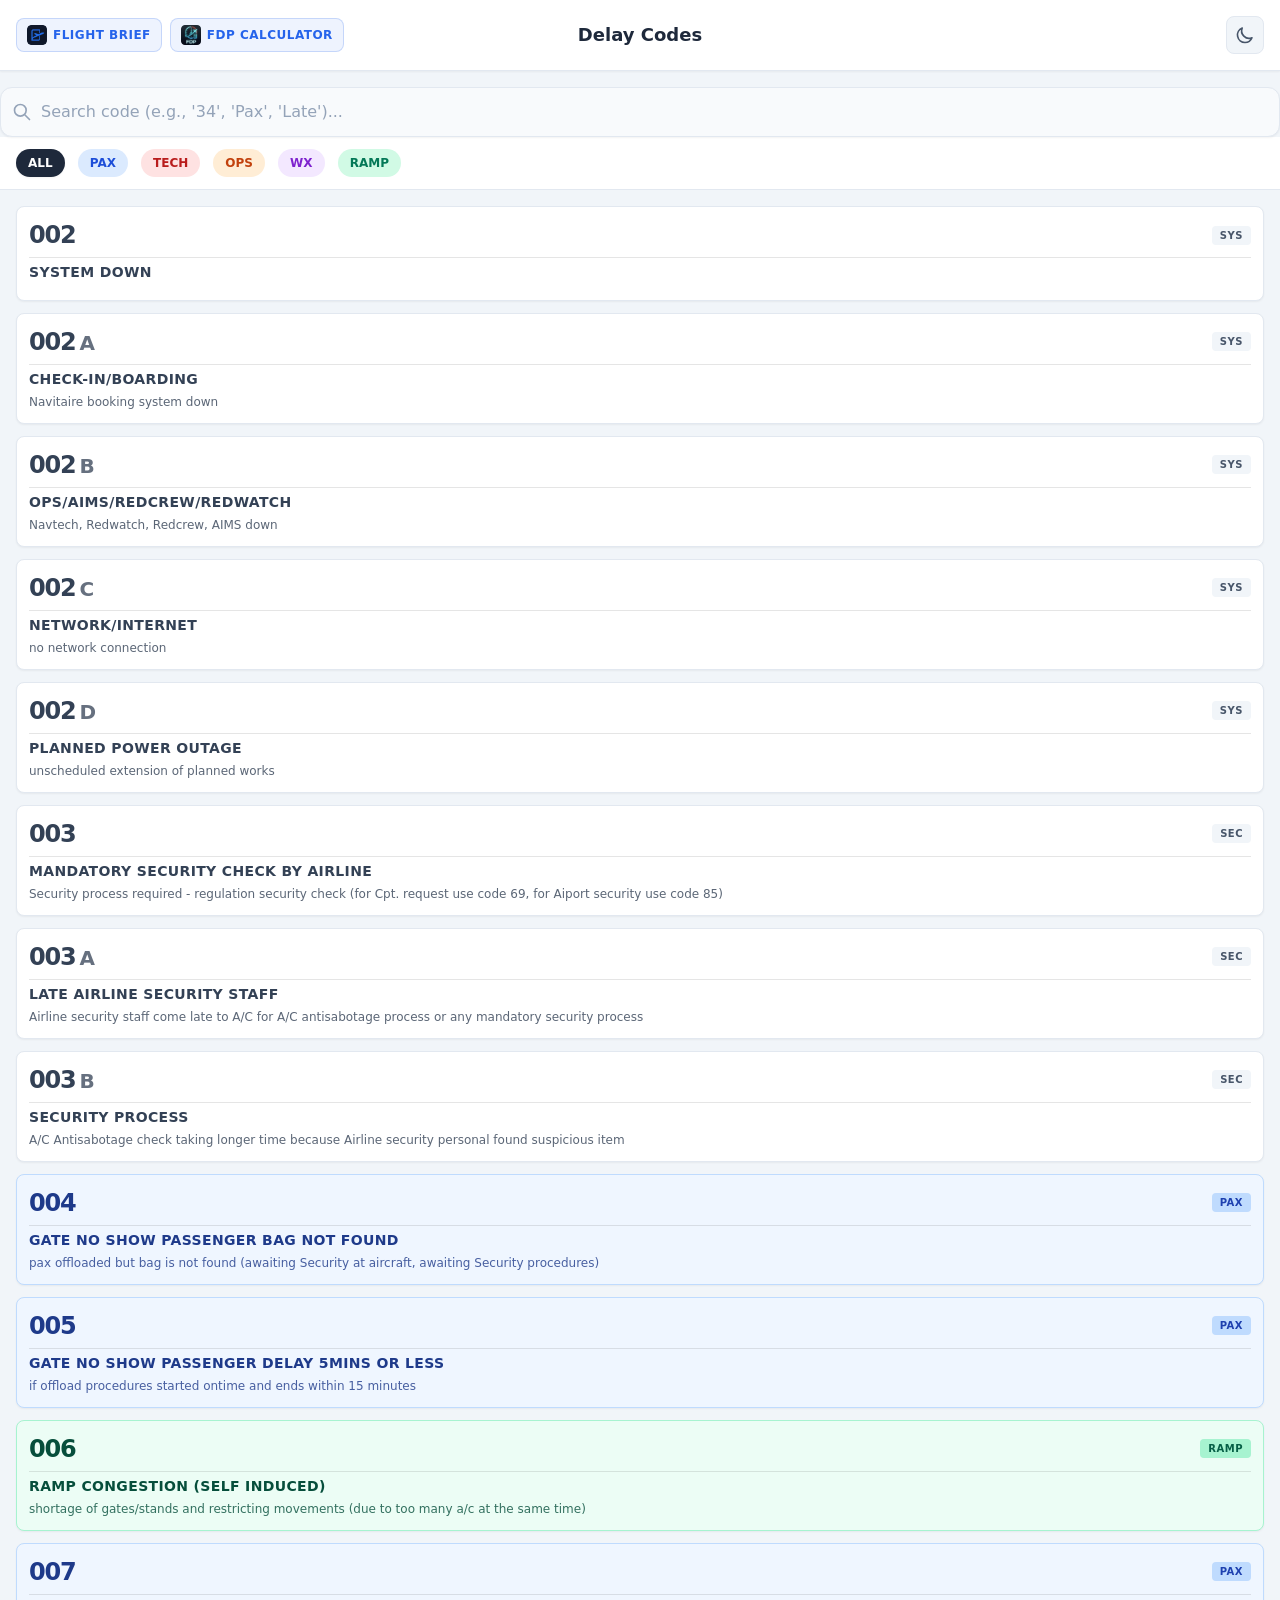
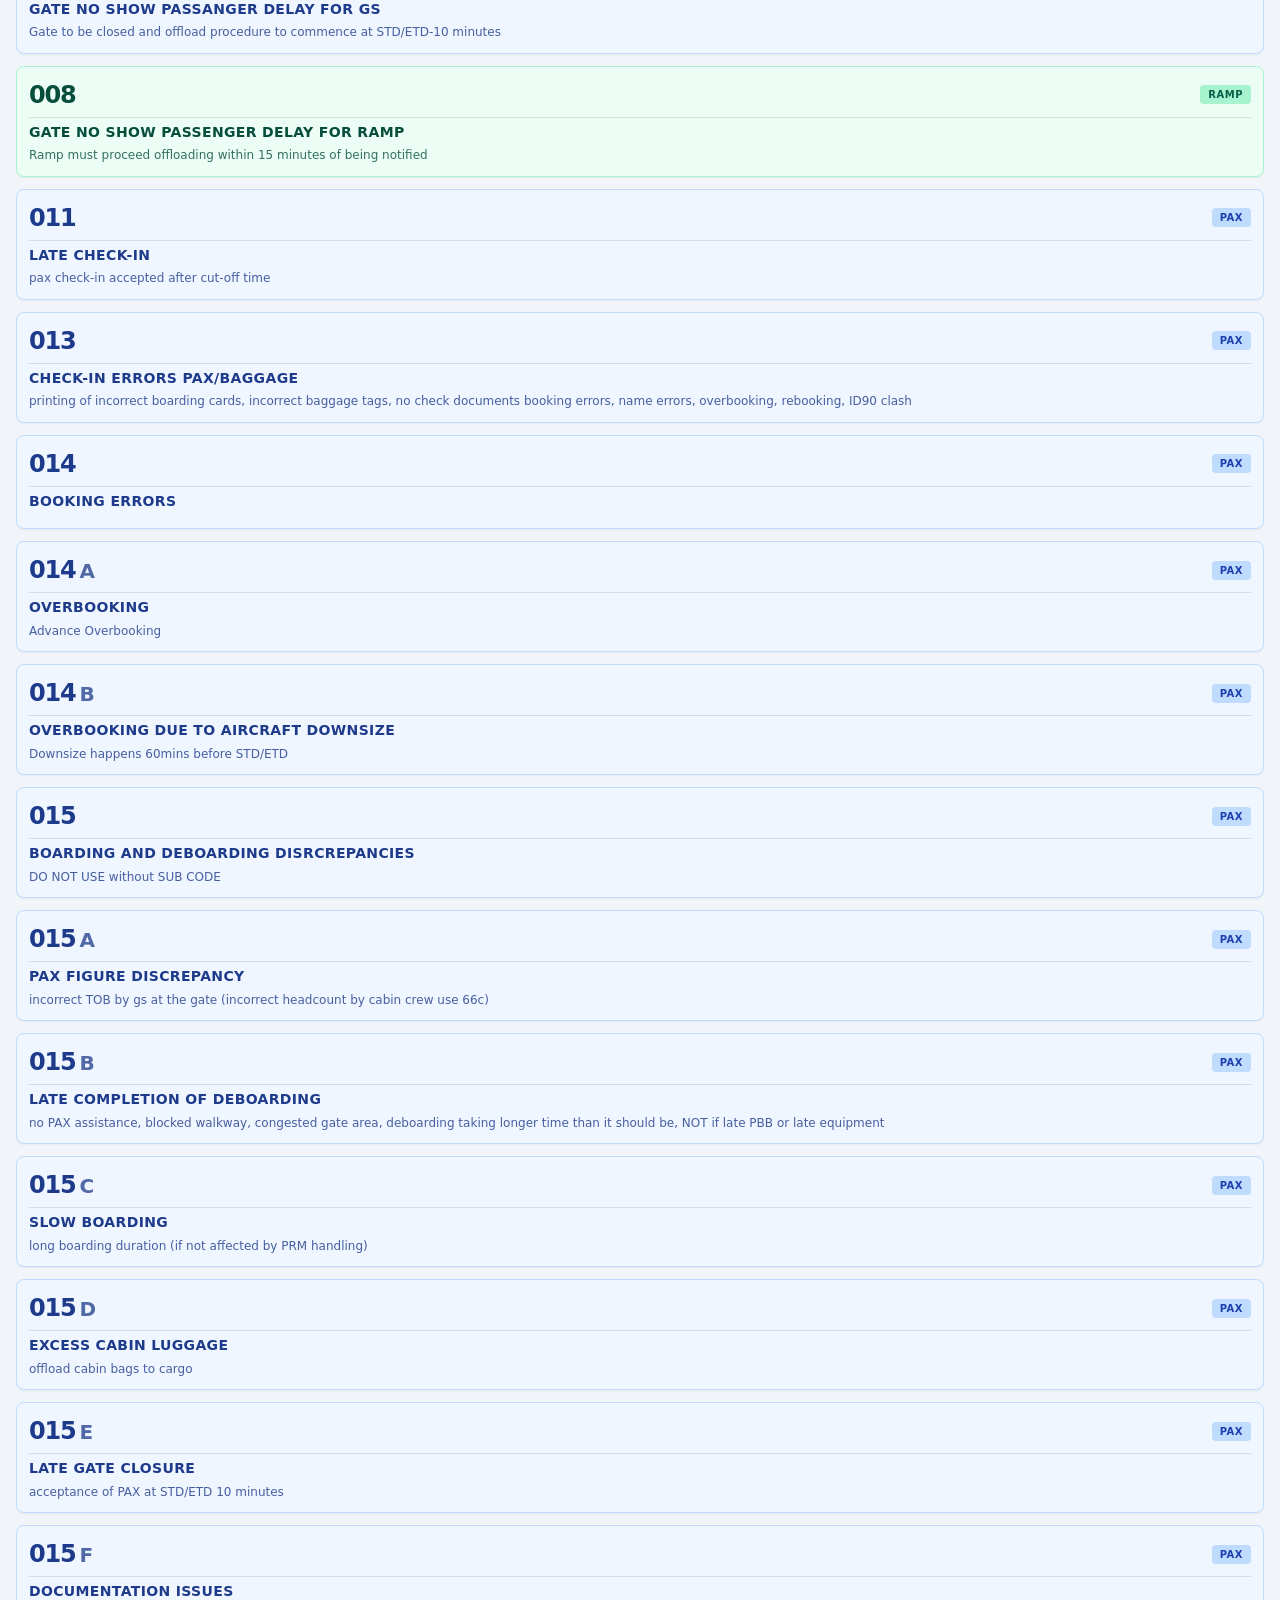
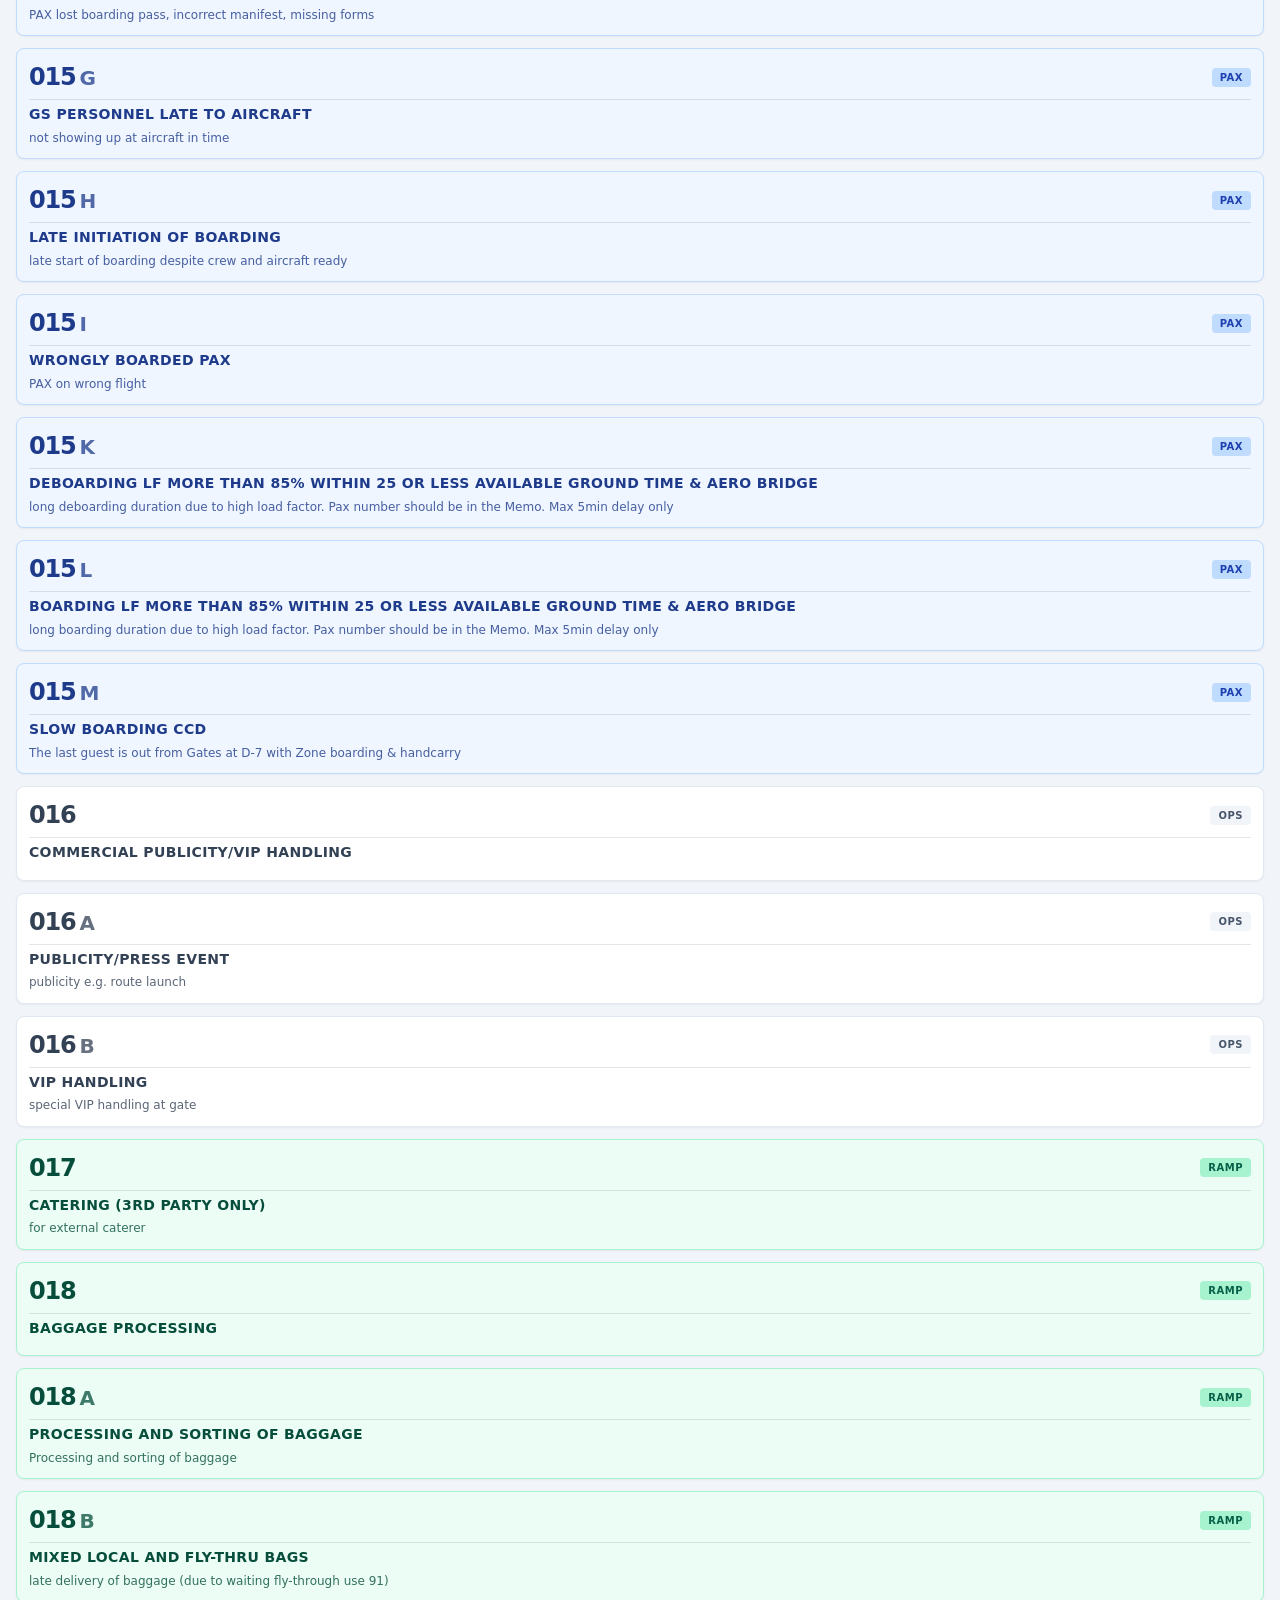
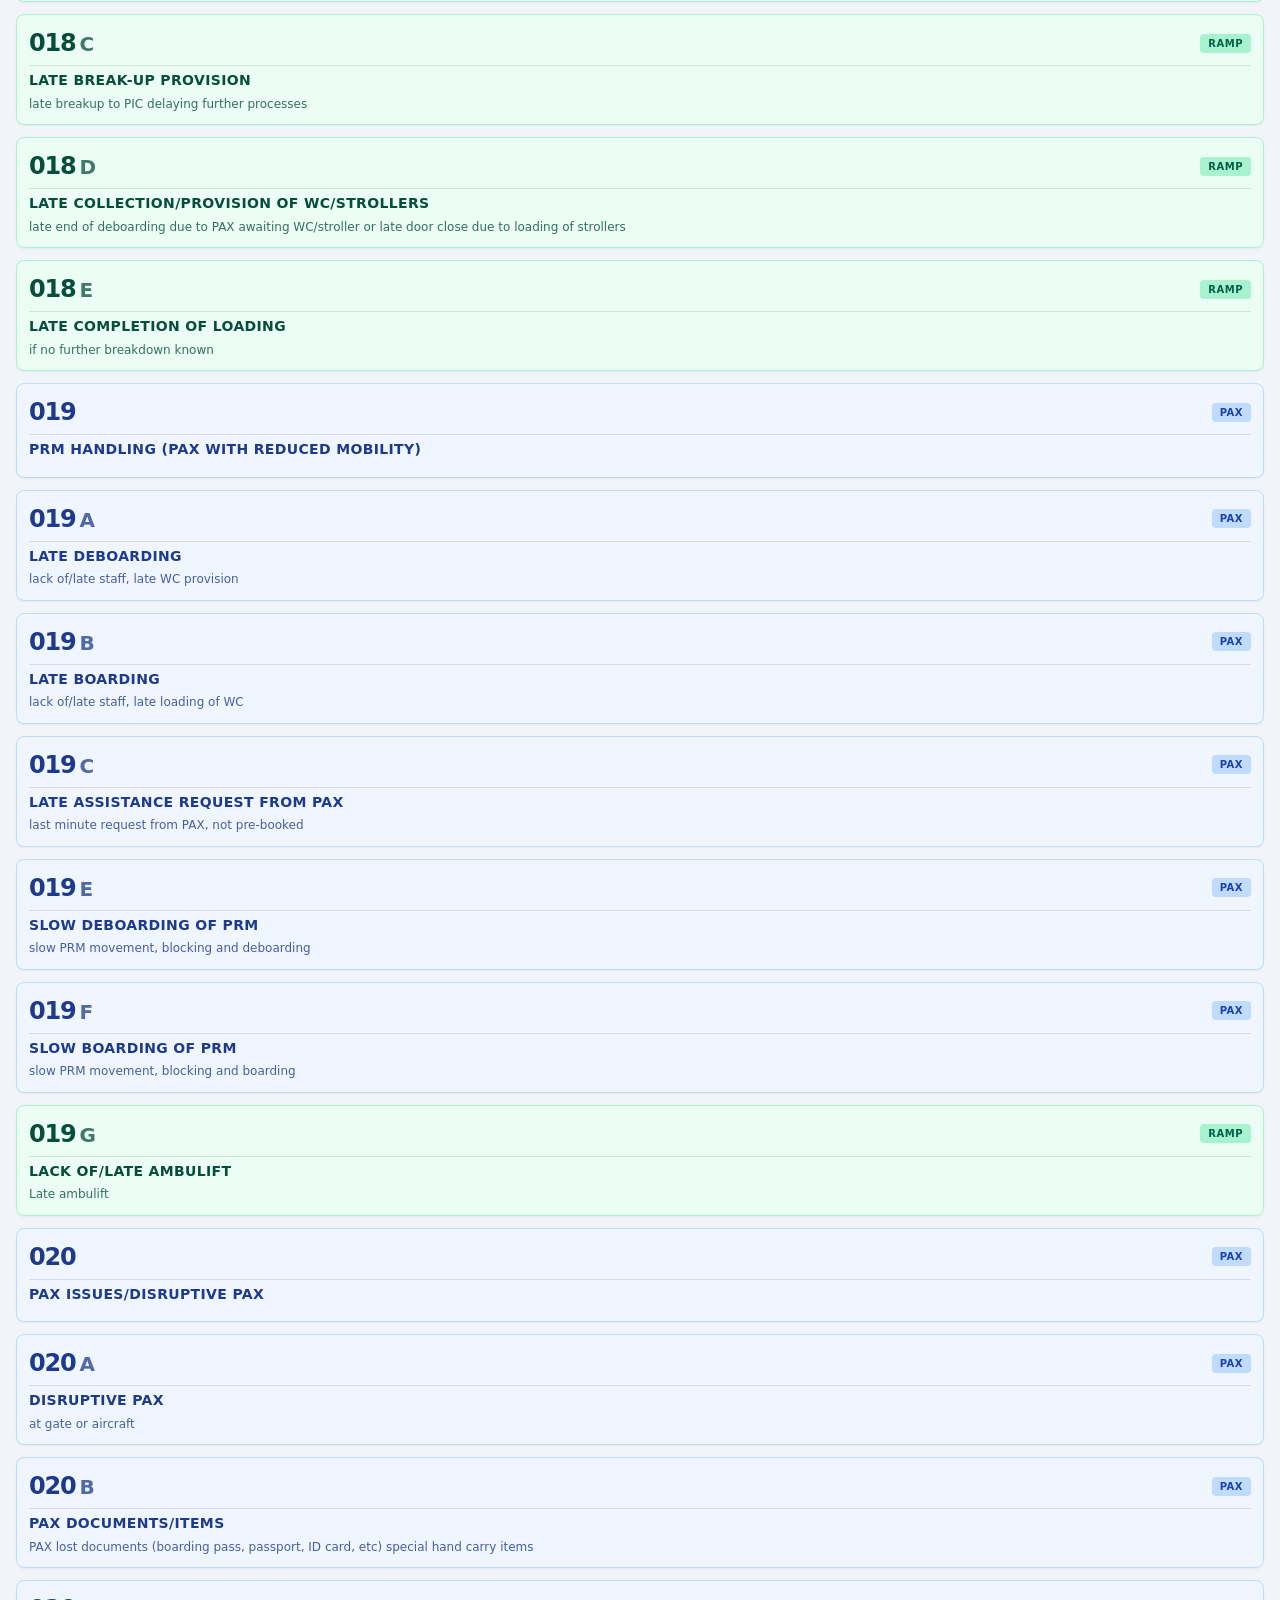
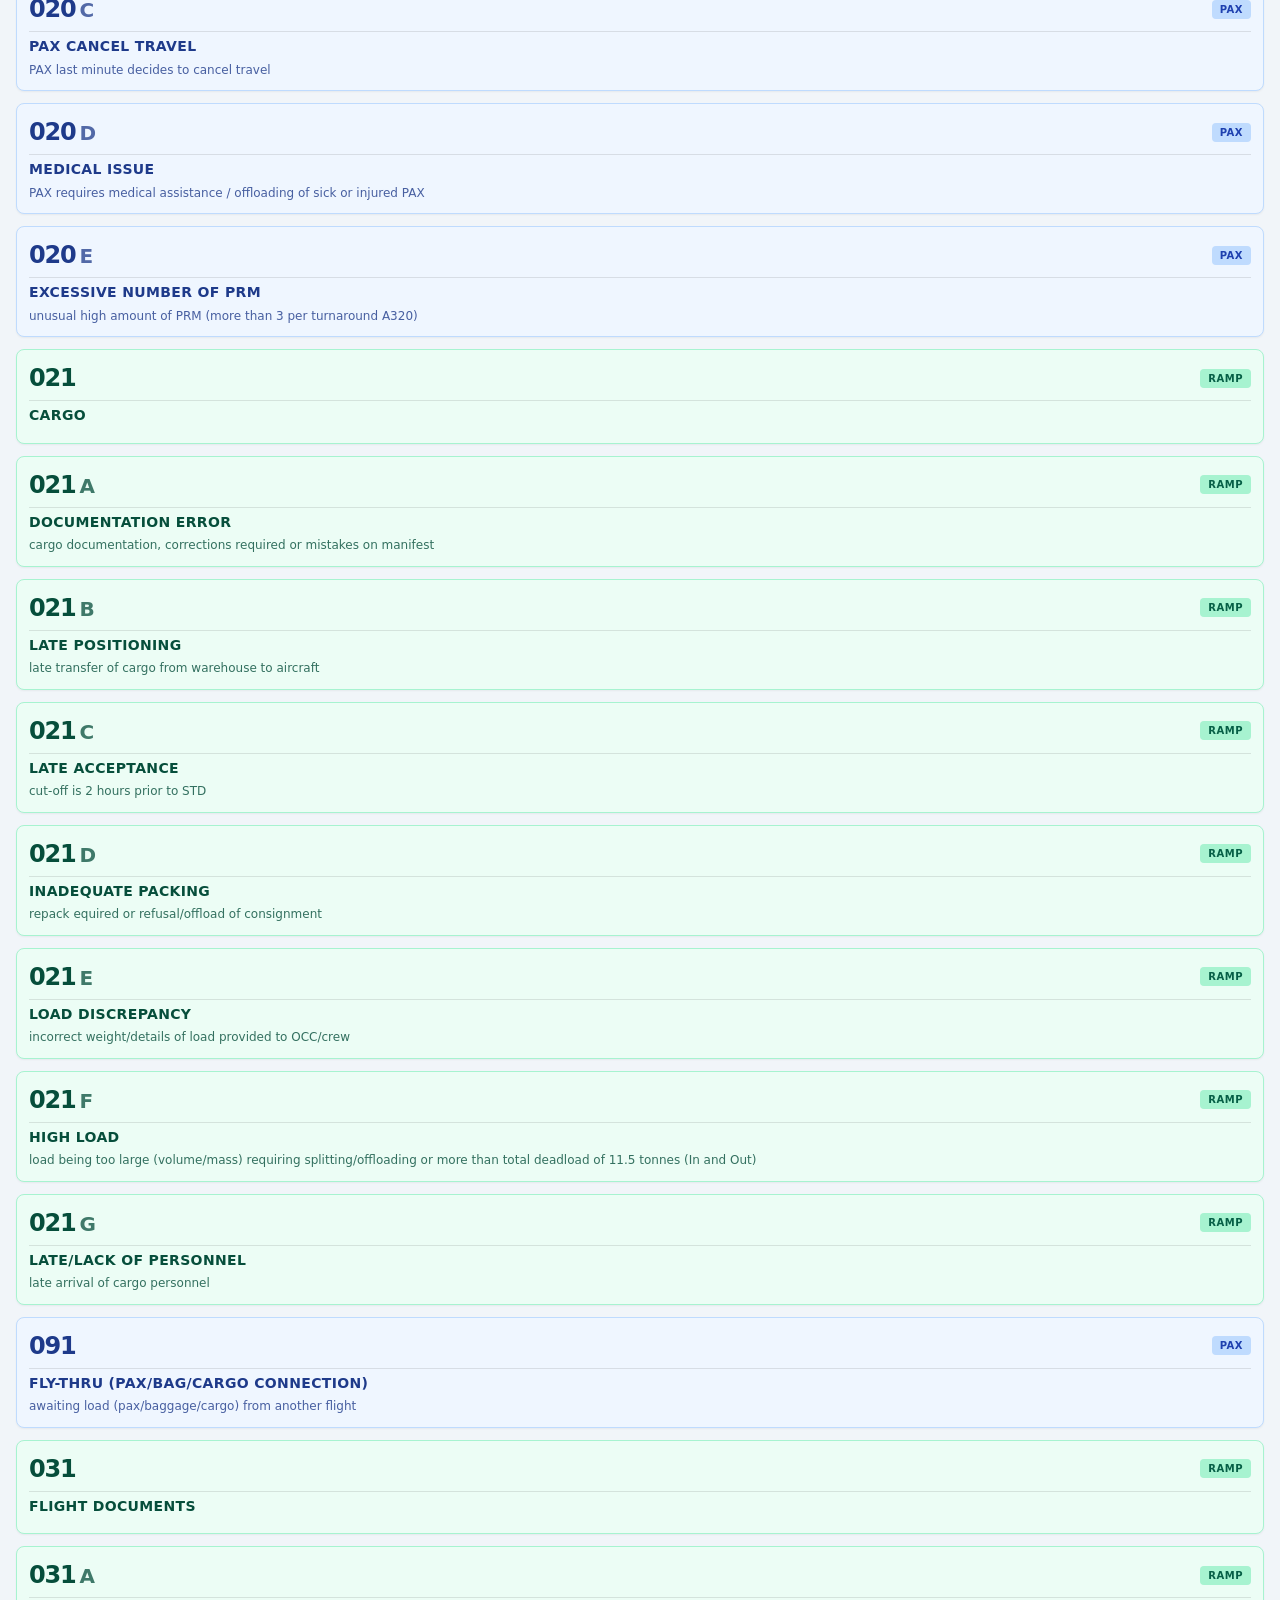
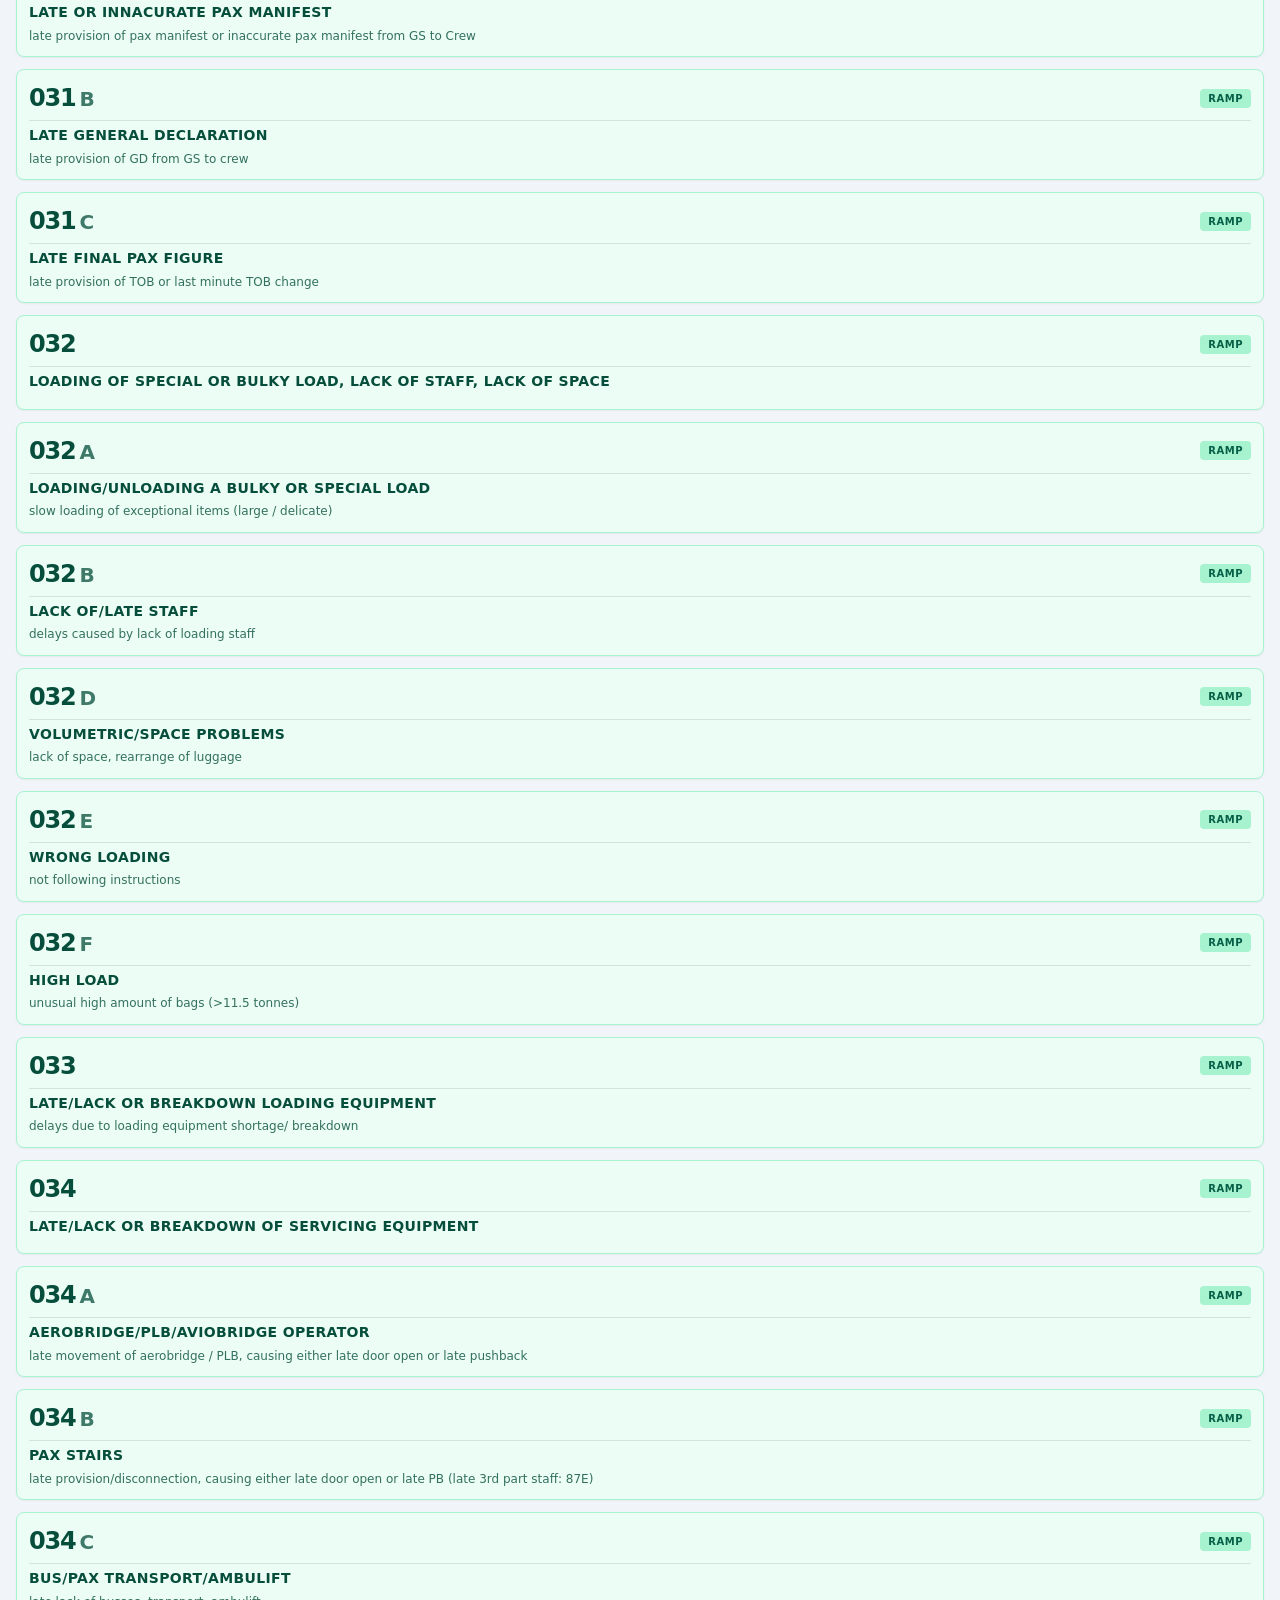
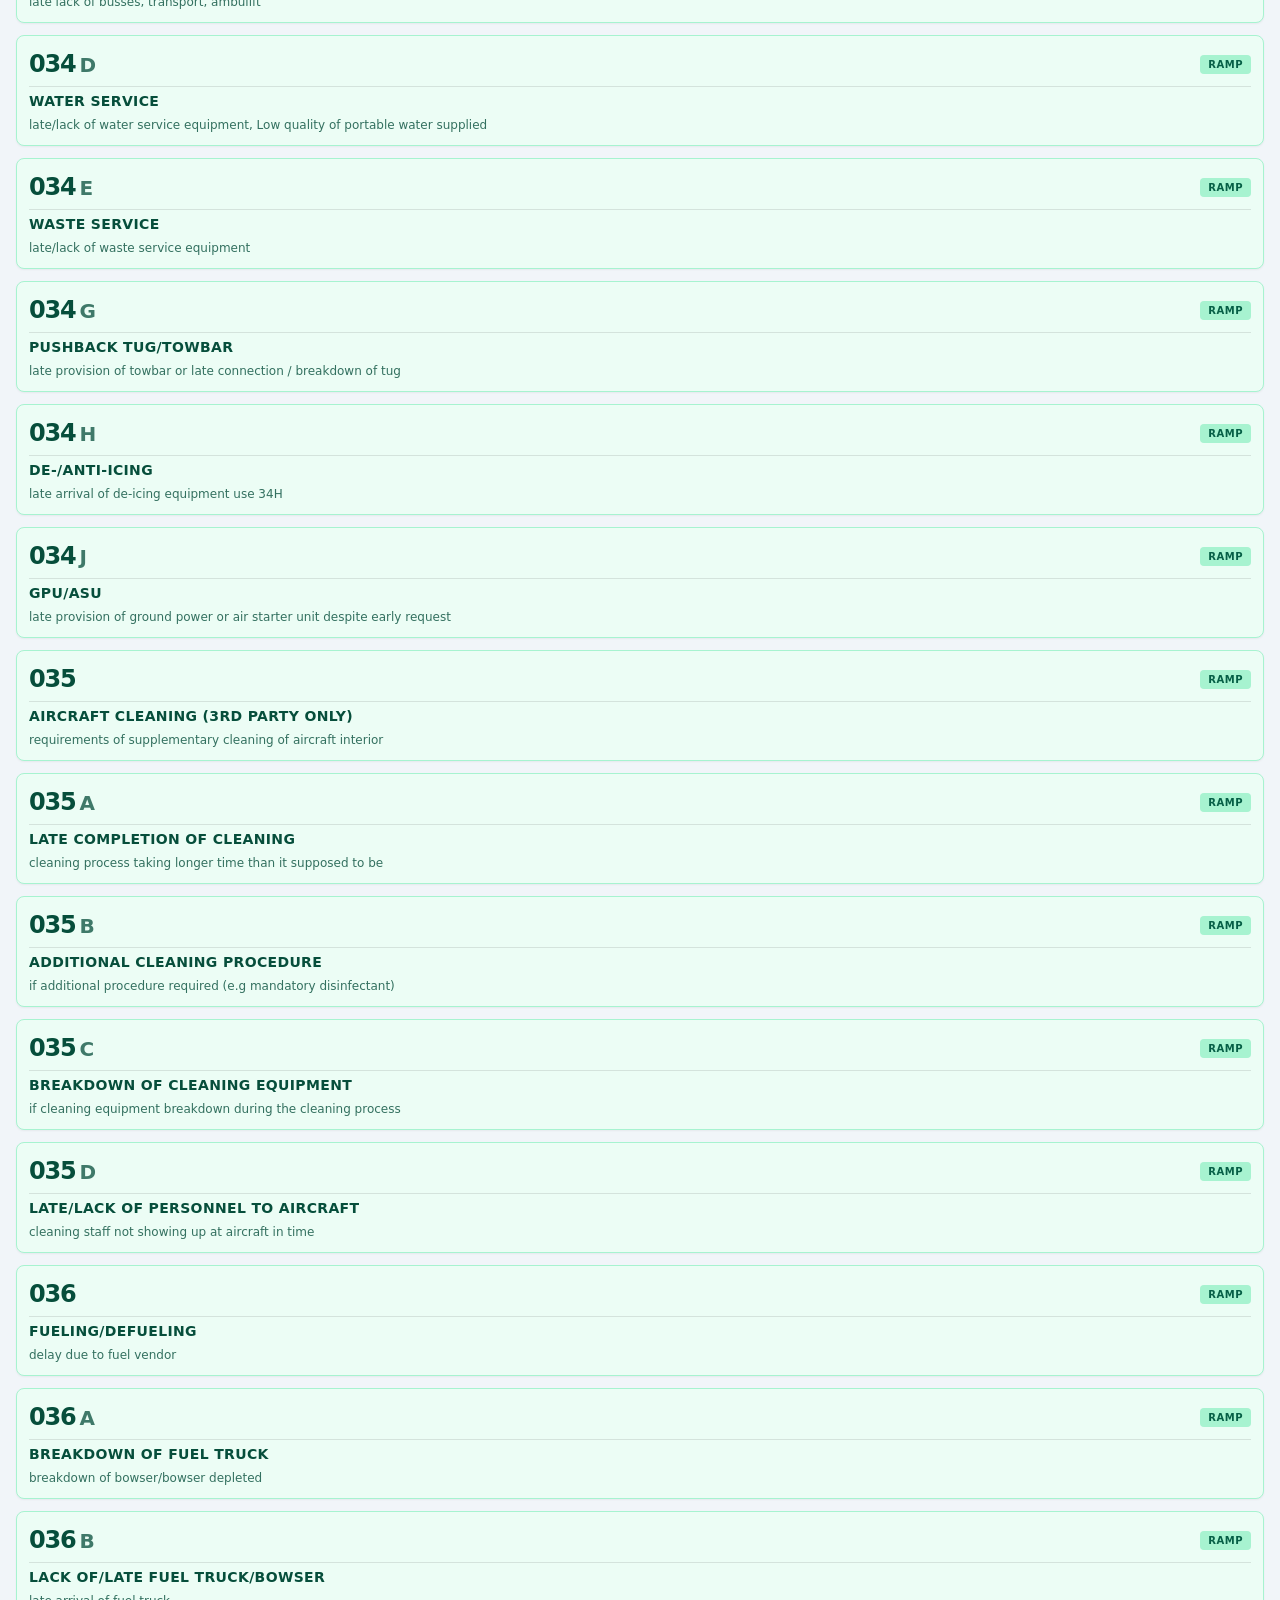
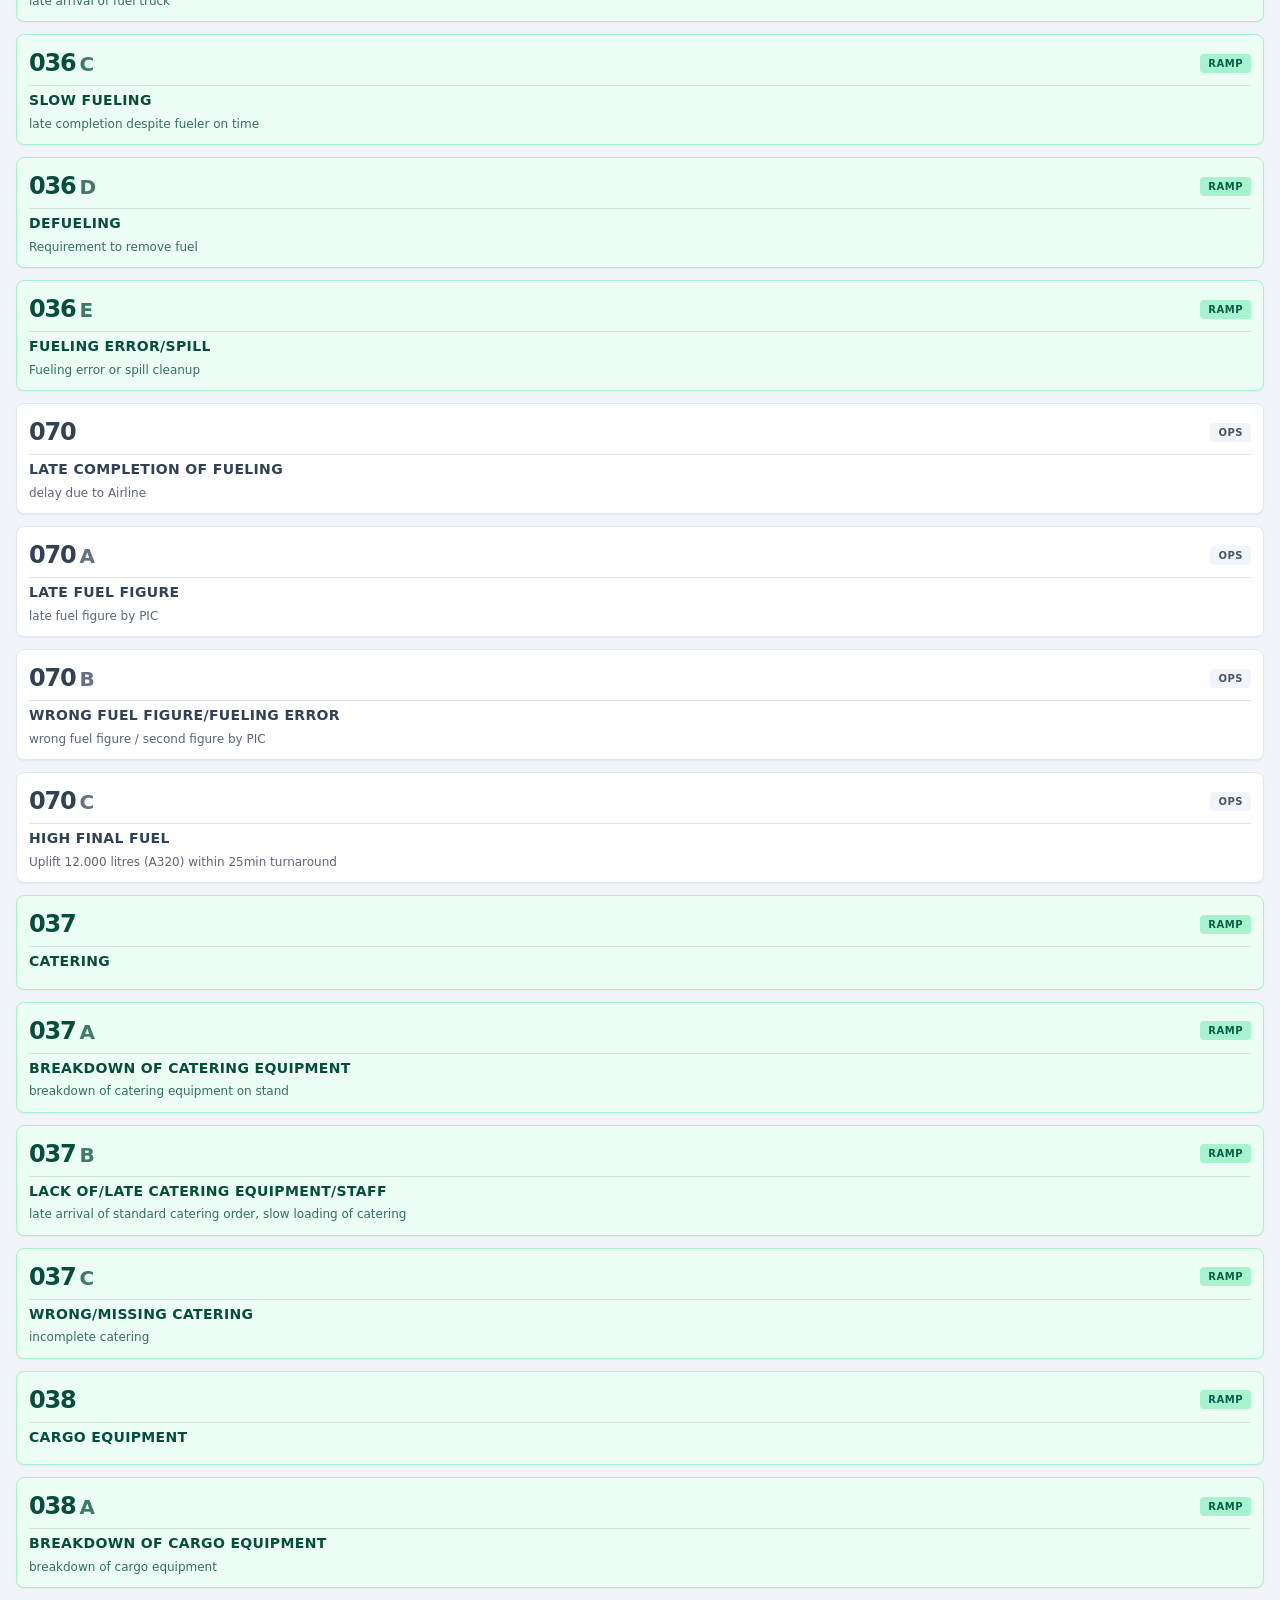
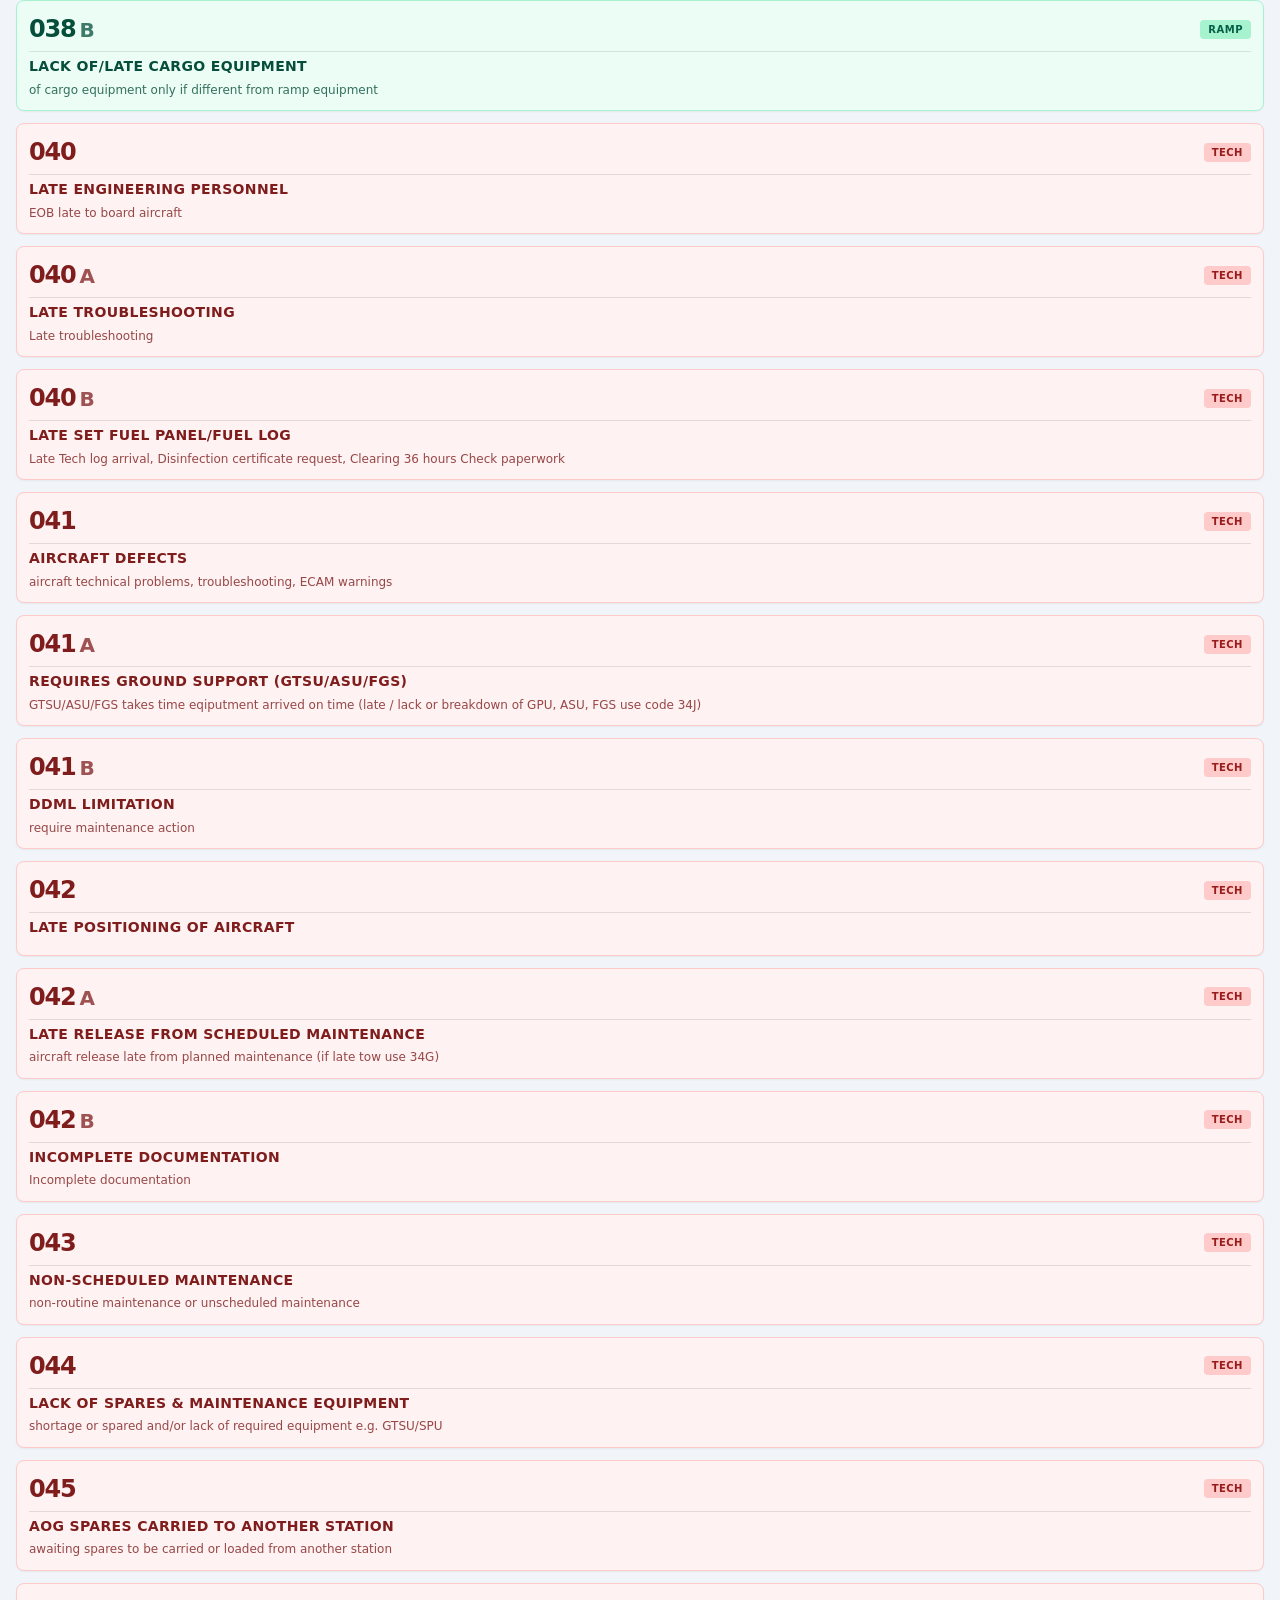
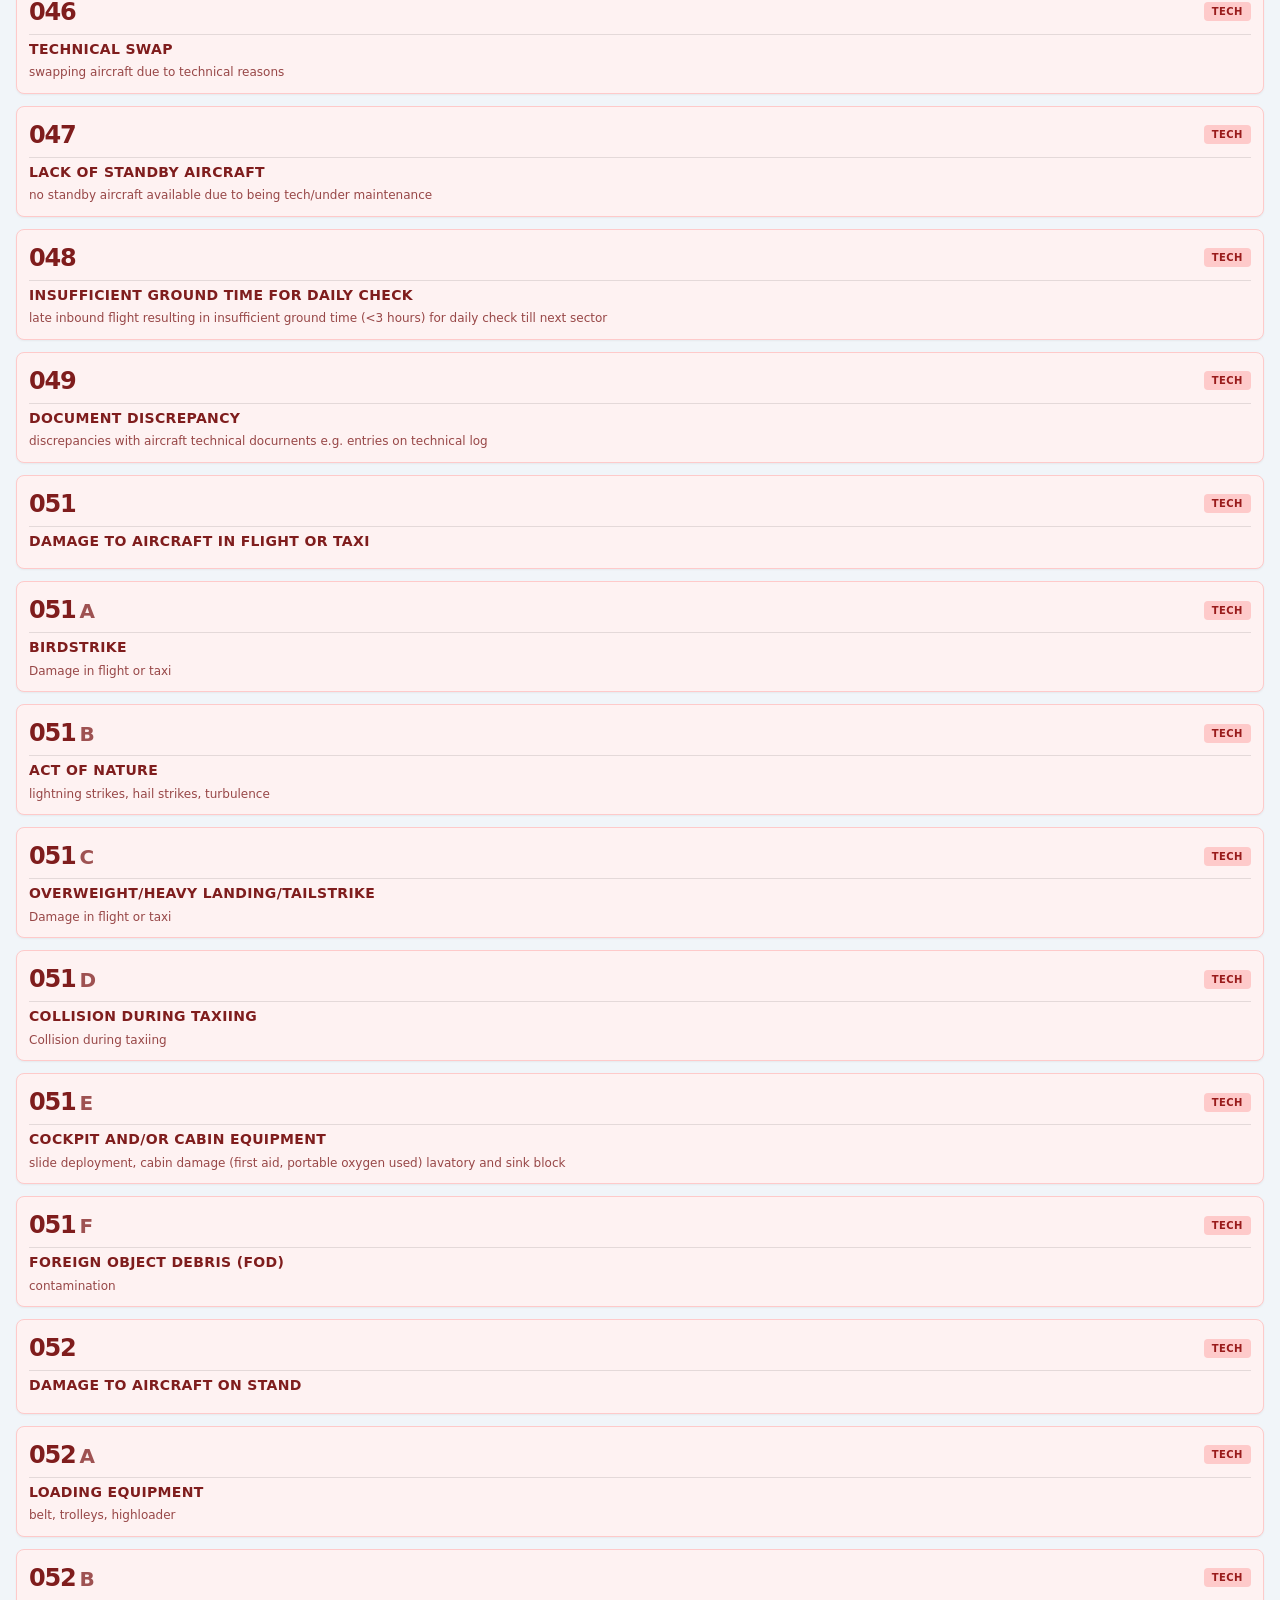
<file: delays/index.html>
<!DOCTYPE html>
<html lang="en">
<head>
    <meta charset="UTF-8">
    <meta name="viewport" content="width=device-width, initial-scale=1.0, maximum-scale=1.0, user-scalable=no, viewport-fit=cover">
    <title>Delay Codes</title>
	
    <script>
        (function() {
            const THEME_KEY = 'flightBriefTheme';
            const systemQuery = window.matchMedia('(prefers-color-scheme: dark)');

            function applyTheme(isDark) {
                const html = document.documentElement;
                if (isDark) {
                    html.classList.add('dark');
                    html.setAttribute('data-theme', 'dark');
                    document.querySelector('meta[name="theme-color"]')?.setAttribute('content', '#0f172a');
                } else {
                    html.classList.remove('dark');
                    html.setAttribute('data-theme', 'light');
                    document.querySelector('meta[name="theme-color"]')?.setAttribute('content', '#f1f5f9');
                }
            }

            function initTheme() {
                const saved = localStorage.getItem(THEME_KEY);
                if (saved === 'dark' || saved === 'light') {
                    applyTheme(saved === 'dark');
                } else {
                    applyTheme(systemQuery.matches);
                }
            }

            systemQuery.addEventListener('change', (e) => {
                if (!localStorage.getItem(THEME_KEY)) {
                    applyTheme(e.matches);
                }
            });

            window.addEventListener('storage', (e) => {
                if (e.key === THEME_KEY) {
                    applyTheme(e.newValue === 'dark');
                }
            });

            window.toggleTheme = function() {
                const isDarkNow = document.documentElement.classList.contains('dark');
                const newMode = !isDarkNow;
                applyTheme(newMode);
                localStorage.setItem(THEME_KEY, newMode ? 'dark' : 'light');
            };

            initTheme();
        })();
    </script>

    <link rel="manifest" href="../manifest.json">
    <meta name="theme-color" content="#dc2626">
    
<script src="../libs/tailwindcss.js"></script>
<script src="../libs/fuse.min.js"></script>

    <script>
        tailwind.config = {
            darkMode: 'class',
        }
    </script>

    <style>
        body { -webkit-tap-highlight-color: transparent; }
        .code-card { transition: all 0.2s; }
        .code-card:active { transform: scale(0.98); }
        .no-scrollbar::-webkit-scrollbar { display: none; }
        .no-scrollbar { -ms-overflow-style: none; scrollbar-width: none; }
        
        /* Safe Area Utilities */
        .pt-safe { padding-top: max(1rem, env(safe-area-inset-top)); }
        .pb-safe { padding-bottom: calc(5rem + env(safe-area-inset-bottom)); }

        /* FDP STYLE BUTTON (Adapted for Red Header) 
           This replicates the glassmorphism look from the FDP app
        */
        .glass-btn {
            background: rgba(0, 0, 0, 0.2); /* Darker semi-transparent for Red bg */
            backdrop-filter: blur(12px);
            -webkit-backdrop-filter: blur(12px);
            border: 1px solid rgba(255, 255, 255, 0.2);
            color: white;
            text-decoration: none;
            padding: 8px 16px;
            border-radius: 30px;
            font-size: 0.85rem;
            font-weight: 600;
            display: inline-flex;
            align-items: center;
            gap: 6px;
            transition: all 0.2s cubic-bezier(0.4, 0, 0.2, 1);
            white-space: nowrap;
        }

        .glass-btn:active {
            transform: scale(0.95);
            background: rgba(0, 0, 0, 0.4);
        }
		
		/* --- NAVIGATION & HEADER UPDATES --- */

        /* 1. Header Layout overrides */
        .header-flex {
            display: flex;
            align-items: center;
            justify-content: space-between; /* Pushes content to edges */
            position: relative; /* Anchor for the absolute title */
        }

        /* 2. Absolute Centered Title */
        .center-title {
            position: absolute;
            left: 50%;
            transform: translateX(-50%);
            pointer-events: none; /* Click-through */
            white-space: nowrap;
            text-align: center;
        }

        /* 3. Navigation Group (Left side) */
        .nav-group {
            display: flex;
            gap: 8px;
            align-items: center;
            position: relative;
            z-index: 20; /* Above title */
        }

        /* 4. Nav Button Styles */
        .nav-link {
            display: flex;
            align-items: center;
            gap: 6px;
            padding: 6px 10px;
            border-radius: 8px;
            text-decoration: none;
            font-size: 0.75rem;
            font-weight: 700;
            border: 1px solid transparent;
            transition: all 0.2s ease;
        }

        /* ICON SIZE CONTROL (Crucial fix) */
        .nav-link img {
            width: 20px;
            height: 20px;
            border-radius: 4px;
            object-fit: cover;
            display: block;
        }

        /* RESPONSIVE TEXT: Hidden on mobile, Visible on Desktop (md) */
        .nav-link span { display: none; }
        @media (min-width: 768px) {
            .nav-link span { display: inline-block; text-transform: uppercase; letter-spacing: 0.5px; }
        }

        /* --- THEME VARIANTS --- */
        
        /* UNIFIED BLUE THEME (Flight Brief & FDP) */
        .nav-link.flightbrief,
        .nav-link.fdp {
            background: rgba(37, 99, 235, 0.08);
            color: #2563eb;
            border: 1px solid rgba(37, 99, 235, 0.2); /* Ensure border is defined */
        }

        .nav-link.flightbrief:hover,
        .nav-link.fdp:hover { 
            background: rgba(37, 99, 235, 0.15); 
        }

        /* Dark Mode overrides for Blue Theme */
        [data-theme="dark"] .nav-link.flightbrief,
        [data-theme="dark"] .nav-link.fdp { 
            color: #60a5fa; 
            border-color: rgba(96, 165, 250, 0.3); 
        }
    </style>
</head>
<body class="bg-slate-100 dark:bg-slate-900 min-h-screen pb-safe transition-colors duration-300">

   <div class="header-flex bg-white dark:bg-slate-800 border-b border-slate-200 dark:border-slate-700 pt-safe px-4 pb-4 sticky top-0 z-40 shadow-sm transition-colors duration-300">
        
<div class="nav-group">
            
            <a href="../index.html" class="nav-link flightbrief" title="Go to Flight Brief">
                <img src="../app-icon.png" alt="Flight Brief">
                <span>Flight Brief</span>
            </a>

            <a href="../fdp/index.html" class="nav-link fdp" title="Go to FDP Calculator">
                <img src="../fdp/app-icon.png" alt="FDP">
                <span>FDP Calculator</span>
            </a>

        </div>
        
        <div class="center-title">
            <h1 class="text-lg font-bold text-slate-800 dark:text-white leading-none">Delay Codes</h1>
        </div>

        <button id="delay-theme-toggle" style="margin-left: auto; position: relative; z-index: 20;" class="p-2 bg-slate-100 dark:bg-slate-700 rounded-lg text-slate-600 dark:text-yellow-400 border border-slate-200 dark:border-slate-600 hover:bg-slate-200 transition-colors">
            <svg class="w-5 h-5 hidden dark:block" fill="none" stroke="currentColor" viewBox="0 0 24 24"><circle cx="12" cy="12" r="4" stroke-width="2" stroke-linecap="round" stroke-linejoin="round"></circle><path stroke-linecap="round" stroke-linejoin="round" stroke-width="2" d="M12 2v2m0 16v2M4.93 4.93l1.41 1.41m11.32 11.32 1.41 1.41M2 12h2m16 0h2M6.34 17.66l-1.41 1.41M19.07 4.93l-1.41 1.41"></path></svg>
            <svg class="w-5 h-5 block dark:hidden" fill="none" stroke="currentColor" viewBox="0 0 24 24"><path stroke-linecap="round" stroke-linejoin="round" stroke-width="2" d="M20.354 15.354A9 9 0 018.646 3.646 9.003 9.003 0 0012 21a9.003 9.003 0 008.354-5.646z"></path></svg>
        </button>

    </div>
    
    
    <div class="relative mt-4">
        <div class="absolute inset-y-0 left-0 pl-3 flex items-center pointer-events-none">
            <svg class="h-5 w-5 text-slate-400" fill="none" stroke="currentColor" viewBox="0 0 24 24"><path stroke-linecap="round" stroke-linejoin="round" stroke-width="2" d="M21 21l-6-6m2-5a7 7 0 11-14 0 7 7 0 0114 0z"/></svg>
        </div>
        <input type="text" id="searchInput" placeholder="Search code (e.g., '34', 'Pax', 'Late')..." 
               class="block w-full pl-10 pr-3 py-3 rounded-xl border border-slate-200 dark:border-slate-600 bg-slate-50 dark:bg-slate-900 text-slate-800 dark:text-white placeholder-slate-400 focus:outline-none focus:ring-2 focus:ring-blue-500 focus:border-transparent transition-all shadow-sm">
        <button id="clearBtn" class="absolute inset-y-0 right-0 pr-3 flex items-center text-slate-400 hidden hover:text-red-500 cursor-pointer">
            <svg class="h-5 w-5" fill="none" stroke="currentColor" viewBox="0 0 24 24"><path stroke-linecap="round" stroke-linejoin="round" stroke-width="2" d="M6 18L18 6M6 6l12 12"/></svg>
        </button>
    </div>
</div>

    <div class="px-4 py-3 overflow-x-auto whitespace-nowrap bg-white dark:bg-slate-800 border-b border-slate-200 dark:border-slate-700 no-scrollbar transition-colors">
        <button onclick="filterCat('ALL')" class="cat-btn bg-slate-800 dark:bg-slate-200 text-white dark:text-slate-900 px-3 py-1.5 rounded-full text-xs font-bold mr-2 shadow-sm">ALL</button>
        <button onclick="filterCat('PAX')" class="cat-btn bg-blue-100 dark:bg-blue-900 text-blue-700 dark:text-blue-100 px-3 py-1.5 rounded-full text-xs font-bold mr-2">PAX</button>
        <button onclick="filterCat('TECH')" class="cat-btn bg-red-100 dark:bg-red-900 text-red-700 dark:text-red-100 px-3 py-1.5 rounded-full text-xs font-bold mr-2">TECH</button>
        <button onclick="filterCat('OPS')" class="cat-btn bg-orange-100 dark:bg-orange-900 text-orange-700 dark:text-orange-100 px-3 py-1.5 rounded-full text-xs font-bold mr-2">OPS</button>
        <button onclick="filterCat('WX')" class="cat-btn bg-purple-100 dark:bg-purple-900 text-purple-700 dark:text-purple-100 px-3 py-1.5 rounded-full text-xs font-bold mr-2">WX</button>
        <button onclick="filterCat('RAMP')" class="cat-btn bg-emerald-100 dark:bg-emerald-900 text-emerald-700 dark:text-emerald-100 px-3 py-1.5 rounded-full text-xs font-bold mr-2">RAMP</button>
    </div>

    <div id="results" class="p-4 space-y-3"></div>

    <script src="data.js"></script>
    <script src="app.js"></script>

    <script>
        document.getElementById('delay-theme-toggle').addEventListener('click', () => {
            if(window.toggleTheme) window.toggleTheme();
        });
    </script>

</body>


</html>
</file>
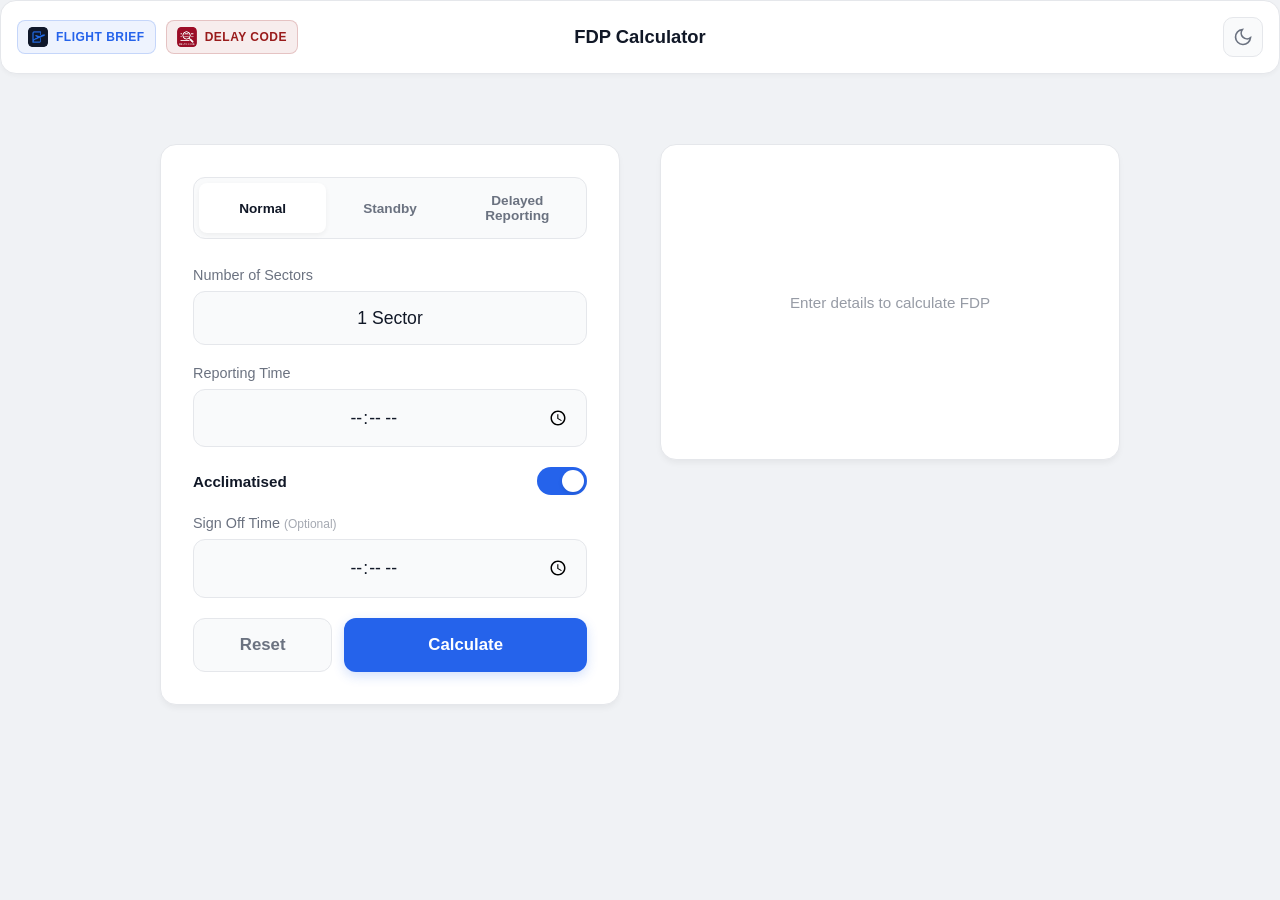
<file: fdp/index.html>
<!DOCTYPE html>
<html lang="en">
<head>
    <meta charset="UTF-8">
    <meta name="viewport" content="width=device-width, initial-scale=1.0, maximum-scale=1.0, user-scalable=no">
    <title>FDP Calculator</title>
<script>
        (function() {
            const THEME_KEY = 'flightBriefTheme';
            const systemQuery = window.matchMedia('(prefers-color-scheme: dark)');

            function applyTheme(isDark) {
                const html = document.documentElement;
                if (isDark) {
                    html.classList.add('dark');
                    html.setAttribute('data-theme', 'dark');
                    document.querySelector('meta[name="theme-color"]')?.setAttribute('content', '#0f172a');
                } else {
                    html.classList.remove('dark');
                    html.setAttribute('data-theme', 'light');
                    document.querySelector('meta[name="theme-color"]')?.setAttribute('content', '#f1f5f9');
                }
            }

            // 1. INITIAL LOAD LOGIC
            function initTheme() {
                const saved = localStorage.getItem(THEME_KEY);
                if (saved === 'dark' || saved === 'light') {
                    // User has manually overridden -> Use saved
                    applyTheme(saved === 'dark');
                } else {
                    // No override -> Use Device Setting
                    applyTheme(systemQuery.matches);
                }
            }

            // 2. LISTEN FOR DEVICE SYSTEM CHANGES (Live)
            // This ensures it switches automatically if you haven't manually toggled yet
            systemQuery.addEventListener('change', (e) => {
                if (!localStorage.getItem(THEME_KEY)) {
                    applyTheme(e.matches);
                }
            });

            // 3. LISTEN FOR MANUAL CLICKS FROM OTHER TABS
            window.addEventListener('storage', (e) => {
                if (e.key === THEME_KEY) {
                    applyTheme(e.newValue === 'dark');
                }
            });

            // 4. GLOBAL TOGGLE FUNCTION (Connected to your buttons)
            window.toggleTheme = function() {
                const isDarkNow = document.documentElement.classList.contains('dark');
                const newMode = !isDarkNow;
                
                applyTheme(newMode);
                
                // Save the manual choice (Persistent Override)
                localStorage.setItem(THEME_KEY, newMode ? 'dark' : 'light');
            };

            // Run on load
            initTheme();
        })();
    </script>
	
	<link rel="stylesheet" href="styles.css">
    <link rel="manifest" href="manifest.json">
    
    <link rel="icon" type="image/png" sizes="32x32" href="app-icon.png">
    <link rel="icon" type="image/png" sizes="16x16" href="app-icon.png">
    <link rel="apple-touch-icon" href="app-icon.png">
    <meta name="apple-mobile-web-app-capable" content="yes">
    <meta name="theme-color" content="#ffffff">
</head>

<header>
<div class="nav-group">
    
    <a href="../index.html" class="nav-link fdp" title="Flight Brief">
        <img src="../app-icon.png" alt="FDP Icon">
        <span>Flight Brief</span>
    </a>

    <a href="../delays/index.html" class="nav-link delay" title="Delay Codes">
        <img src="../delays/app-icon.png" alt="Delay Icon">
        <span>Delay Code</span>
    </a>

</div>
    
    <div class="app-title">
        <h1>FDP Calculator</h1>
        </div>

    <button id="theme-toggle" class="theme-btn" aria-label="Toggle Theme">
        <svg class="sun" xmlns="http://www.w3.org/2000/svg" width="20" height="20" viewBox="0 0 24 24" fill="none" stroke="currentColor" stroke-width="2"><circle cx="12" cy="12" r="5"></circle><line x1="12" y1="1" x2="12" y2="3"></line><line x1="12" y1="21" x2="12" y2="23"></line><line x1="4.22" y1="4.22" x2="5.64" y2="5.64"></line><line x1="18.36" y1="18.36" x2="19.78" y2="19.78"></line><line x1="1" y1="12" x2="3" y2="12"></line><line x1="21" y1="12" x2="23" y2="12"></line><line x1="4.22" y1="19.78" x2="5.64" y2="18.36"></line><line x1="18.36" y1="5.64" x2="19.78" y2="4.22"></line></svg>
        <svg class="moon" xmlns="http://www.w3.org/2000/svg" width="20" height="20" viewBox="0 0 24 24" fill="none" stroke="currentColor" stroke-width="2"><path d="M21 12.79A9 9 0 1 1 11.21 3 7 7 0 0 0 21 12.79z"></path></svg>
    </button>
</header>

<body>

    <div class="app-wrapper">


        <div class="main-layout">
            
            <section class="left-panel">
                
                <nav class="nav-tabs">
                    <button class="nav-btn active" data-type="normal">Normal</button>
                    <button class="nav-btn" data-type="standby">Standby</button>
                    <button class="nav-btn" data-type="delayed">Delayed Reporting</button>
                </nav>

                <div class="input-block">
                    <label>Number of Sectors</label>
                    <select id="sectors">
                        <option value="1">1 Sector</option>
                        <option value="2">2 Sectors</option>
                        <option value="3">3 Sectors</option>
                        <option value="4">4 Sectors</option>
                        <option value="5">5 Sectors</option>
                        <option value="6">6 Sectors</option>
                        <option value="7">7 Sectors</option>
                        <option value="8">8 Sectors</option>
                    </select>
                </div>

                <div id="normal-fields" class="form-section active">
                    <div class="input-block">
                        <label>Reporting Time</label>
                        <input type="time" id="reportTime">
                    </div>

                    <div class="toggle-row">
                        <span>Acclimatised</span>
                        <label class="switch">
                            <input type="checkbox" id="isAcclimatised" checked>
                            <span class="slider"></span>
                        </label>
                    </div>

                    <div class="input-block hidden" id="rest-duration-field">
                        <label>Rest Duration</label>
                        <select id="restDuration">
                            <option value="low">Low (< 18h)</option>
                            <option value="medium">Medium (18h - 30h)</option>
                            <option value="high">High (> 30h)</option>
                        </select>
                    </div>

                    <div class="input-block">
                        <label>Sign Off Time <span class="opt">(Optional)</span></label>
                        <input type="time" id="signOffNormal">
                    </div>
                </div>

                <div id="standby-fields" class="form-section">
                    <div class="input-block">
                        <label>Standby Start Time</label>
                        <input type="time" id="standbyStartTime">
                    </div>
                    
                    <div class="input-block">
                        <label>Notification Time <span class="opt">(For Short Notice)</span></label>
                        <input type="time" id="noticeTime">
                    </div>

                    <div class="input-block">
                        <label>Actual Reporting Time</label>
                        <input type="time" id="reportTimeStandby">
                    </div>
                    
                    <div class="input-block">
                        <label>Sign Off Time <span class="opt">(Optional)</span></label>
                        <input type="time" id="signOffStandby">
                    </div>
                </div>

                <div id="delayed-fields" class="form-section">
                    <div class="input-block">
                        <label>Original Reporting Time</label>
                        <input type="time" id="originalReportTime">
                    </div>
                    <div class="input-block">
                        <label>Actual Reporting Time</label>
                        <input type="time" id="actualReportTime">
                    </div>
                    <div class="input-block">
                        <label>Sign Off Time <span class="opt">(Optional)</span></label>
                        <input type="time" id="signOffDelayed">
                    </div>
                </div>

<div class="btn-group">
    <button id="reset-btn" class="secondary-btn">Reset</button>
    <button id="calc-btn" class="action-btn">Calculate</button>
</div>
            </section>

            <section class="right-panel">
                <div id="empty-results" class="empty-state">
                    <p>Enter details to calculate FDP</p>
                </div>

                <div id="results-content" class="results-grid hidden">
                    <div class="result-card small">
                        <span class="res-label">FDP Limit</span>
                        <span class="res-value" id="disp-limit">--:--</span>
                    </div>
                    <div class="result-card highlight">
                        <span class="res-label">Legal End Time</span>
                        <span class="res-value" id="disp-legal">--:--</span>
                    </div>
                    <div class="result-card small">
                        <span class="res-label">Max Extension (+3h)</span>
                        <span class="res-value" id="disp-max">--:--</span>
                    </div>

                    <div class="divider"></div>

                    <div class="result-card">
                        <span class="res-label">Total Duty</span>
                        <span class="res-value" id="disp-duty">--:--</span>
                    </div>
                    <div class="result-card">
                        <span class="res-label">Next Earliest Report</span>
                        <span class="res-value" id="disp-next">--:--</span>
                    </div>

                    <div id="alert-msg" class="alert-box hidden">
                        ⚠️ FDP Limit Exceeded
                    </div>
                </div>
            </section>

        </div>
    </div>

    <script src="script.js"></script>
	
	<script src="script.js"></script>

    <script>
        // Register Service Worker for offline support
        if ('serviceWorker' in navigator) {
            window.addEventListener('load', () => {
                navigator.serviceWorker.register('./sw.js')
                    .then(reg => console.log('Service Worker registered ✅', reg))
                    .catch(err => console.log('Service Worker registration failed ❌', err));
            });
        }
    </script>
	
</body>
</html>
</file>
<file: fdp/styles.css>
:root {
    /* LIGHT MODE */
    --bg-app: #f0f2f5;
    --bg-panel: #ffffff;
    --text-primary: #111827;
    --text-secondary: #6b7280;
    --accent: #2563eb;
    --accent-hover: #1d4ed8;
    --border: #e5e7eb;
    --input-bg: #f9fafb;
    --danger: #ef4444;
    --radius: 16px; /* Slightly rounder corners */
}

[data-theme="dark"] {
    /* DARK MODE */
    --bg-app: #0f172a;
    --bg-panel: #1e293b;
    --text-primary: #f3f4f6;
    --text-secondary: #94a3b8;
    --accent: #3b82f6;
    --accent-hover: #60a5fa;
    --border: #334155;
    --input-bg: #0f172a; /* Darker input background for contrast */
    --danger: #f87171;
}

* { box-sizing: border-box; margin: 0; padding: 0; font-family: -apple-system, BlinkMacSystemFont, "Segoe UI", Roboto, Helvetica, Arial, sans-serif; }

body { background-color: var(--bg-app); color: var(--text-primary); transition: background 0.3s, color 0.3s; min-height: 100vh; display: flex; flex-direction: column; }

.app-wrapper {
    width: 100%;
    max-width: 1000px;
    margin: 0 auto;
    padding: 20px; /* Outer spacing from screen edge */
    flex: 1;
    display: flex;
    flex-direction: column;
}

/* --- UNIFIED GRID HEADER (Matches Delay App) --- */
/* --- UNIFIED GRID HEADER --- */
header {
    background: var(--bg-panel);
    border: 1px solid var(--border);
    border-radius: var(--radius);
    padding: 16px;
    
    /* CHANGE THIS LINE */
    margin-bottom: 0px;  /* Reduced from 24px to tightens the gap */
    
    box-shadow: 0 2px 4px rgba(0,0,0,0.03);
    display: grid;
    grid-template-columns: auto 1fr auto; 
    gap: 12px;
    align-items: center;
}

/* Back Button Styling */
.back-btn {
    background: var(--input-bg);
    color: var(--text-secondary);
    border: 1px solid var(--border);
    width: 40px;
    height: 40px;
    border-radius: 10px;
    display: flex;
    align-items: center;
    justify-content: center;
    transition: all 0.2s;
    text-decoration: none;
}
.back-btn:hover {
    background: var(--border);
    color: var(--text-primary);
}

/* --- UNIFIED GRID HEADER --- */
header {
    background: var(--bg-panel);
    border: 1px solid var(--border);
    border-radius: var(--radius);
    padding: 16px;
    margin-bottom: 0px;
    box-shadow: 0 2px 4px rgba(0,0,0,0.03);

    /* LAYOUT: Changed to Flex + Relative for absolute centering */
    display: flex;
    align-items: center;
    justify-content: space-between; /* Pushes buttons to edges */
    position: relative; /* Creates the coordinate system for the title */
}

/* Title Styling (Absolute Center) */
.app-title {
    position: absolute;       /* Removes title from flow */
    left: 50%;                /* Move to middle of header */
    transform: translateX(-50%); /* Shift back by 50% of its own width */
    
    width: max-content;       /* Ensure it doesn't wrap unnecessarily */
    padding: 0; 
    margin: 0;
    pointer-events: none;     /* Allows clicking through if buttons overlap */
}

.app-title h1 {
    font-size: 1.15rem;
    font-weight: 800;
    color: var(--text-primary);
    line-height: 1;
    margin: 0;
    white-space: nowrap;
}

/* Ensure buttons stay clickable above the title */
.nav-group, #theme-toggle {
    z-index: 10;
    position: relative;
}

/* Theme Button Styling */
/* Theme Button Styling */
.theme-btn {
    background: var(--input-bg);
    color: var(--text-secondary);
    border: 1px solid var(--border);
    width: 40px;
    height: 40px;
    border-radius: 10px;
    display: flex;
    align-items: center;
    justify-content: center;
    cursor: pointer;
    transition: background 0.2s;
    
    /* --- ADD THIS LINE --- */
    margin-left: auto; /* Forces the button to the far right edge */
}
.theme-btn:hover {
    background: var(--border);
    color: var(--accent);
}

/* Icons visibility */
[data-theme="light"] .sun { display: none; }
[data-theme="dark"] .moon { display: none; }

/* LAYOUT: Main Grid */
.main-layout {
    display: grid;
    grid-template-columns: 1fr;
    gap: 12px;
    flex: 1;
}

/* Tablet/Desktop: Side by Side */
@media (min-width: 768px) {
    .main-layout {
        grid-template-columns: 1fr 1fr;
        gap: 40px;
        align-items: start;
    }
    .right-panel {
        position: sticky;
        top: 20px;
        height: auto;
    }
}

/* PANELS */
.left-panel, .right-panel {
    background: var(--bg-panel);
    border-radius: var(--radius);
    padding: 32px; /* INCREASED from 24px to fix sticking edges */
    border: 1px solid var(--border);
    box-shadow: 0 4px 6px -1px rgba(0, 0, 0, 0.05);
}

/* Mobile specific padding adjustment */
@media (max-width: 480px) {
    .app-wrapper { padding: 16px; }
    .left-panel, .right-panel { padding: 28px 24px; } /* More vertical space, balanced horizontal */
}

/* TABS */
.nav-tabs { display: flex; background: var(--input-bg); padding: 5px; border-radius: 12px; margin-bottom: 28px; border: 1px solid var(--border); }
.nav-btn { flex: 1; padding: 10px; border: none; background: transparent; color: var(--text-secondary); font-weight: 600; cursor: pointer; border-radius: 8px; transition: all 0.2s ease; font-size: 0.85rem; }
.nav-btn.active { background: var(--bg-panel); color: var(--text-primary); box-shadow: 0 2px 5px rgba(0,0,0,0.05); }

/* INPUTS */
.form-section { display: none; }
.form-section.active { display: block; animation: fade 0.3s ease; }
@keyframes fade { from { opacity: 0; transform: translateY(5px); } to { opacity: 1; transform: translateY(0); } }

.input-block { margin-bottom: 20px; }
.input-block label { display: block; font-size: 0.9rem; color: var(--text-secondary); margin-bottom: 8px; font-weight: 500; }
.input-block.hidden { display: none; }
.opt { font-weight: normal; opacity: 0.6; font-size: 0.75rem; }

input[type="time"], select {
    width: 100%;
    padding: 16px; /* Taller touch targets */
    background: var(--input-bg);
    border: 1px solid var(--border);
    border-radius: 12px;
    color: var(--text-primary);
    font-size: 1.1rem; /* Larger text for time */
    outline: none;
    transition: all 0.2s;
    appearance: none; /* Remove default iOS styling */
    -webkit-appearance: none;
    text-align: center; /* CENTER the time text */
    font-weight: 500;
}
input[type="time"]:focus, select:focus { border-color: var(--accent); box-shadow: 0 0 0 3px rgba(37, 99, 235, 0.1); }

/* TOGGLE */
.toggle-row { display: flex; justify-content: space-between; align-items: center; margin-bottom: 20px; font-size: 0.95rem; font-weight: 600; }
.switch { position: relative; display: inline-block; width: 50px; height: 28px; }
.switch input { opacity: 0; width: 0; height: 0; }
.slider { position: absolute; cursor: pointer; top: 0; left: 0; right: 0; bottom: 0; background-color: var(--border); transition: .4s; border-radius: 34px; }
.slider:before { position: absolute; content: ""; height: 22px; width: 22px; left: 3px; bottom: 3px; background-color: white; transition: .4s; border-radius: 50%; box-shadow: 0 2px 4px rgba(0,0,0,0.1); }
input:checked + .slider { background-color: var(--accent); }
input:checked + .slider:before { transform: translateX(22px); }

/* BUTTON */
.action-btn {
    width: 100%;
    padding: 16px;
    background: var(--accent);
    color: white;
    border: none;
    border-radius: 12px;
    font-size: 1.05rem;
    font-weight: 700;
    margin-top: 12px;
    cursor: pointer;
    transition: 0.2s;
    box-shadow: 0 4px 12px rgba(37, 99, 235, 0.2);
}
.action-btn:active { transform: scale(0.98); }

/* RESULTS PANEL */
.empty-state { height: 100%; display: flex; flex-direction: column; align-items: center; justify-content: center; color: var(--text-secondary); min-height: 250px; text-align: center; font-size: 0.95rem; opacity: 0.7; }

.results-grid.hidden { display: none; }
.results-grid { display: flex; flex-direction: column; gap: 16px; }

.result-card {
    background: var(--input-bg);
    padding: 20px;
    border-radius: 12px;
    display: flex;
    flex-direction: column;
    align-items: flex-start;
    border: 1px solid transparent;
}
.result-card.small { padding: 16px; }
.result-card.highlight { background: var(--accent); color: white; box-shadow: 0 8px 16px rgba(37, 99, 235, 0.15); }
.result-card.highlight .res-label { color: rgba(255,255,255,0.9); }
.result-card.highlight .res-value { color: white; }

.res-label { font-size: 0.8rem; text-transform: uppercase; letter-spacing: 0.05em; color: var(--text-secondary); margin-bottom: 6px; font-weight: 700; }
.res-value { font-size: 1.8rem; font-weight: 800; font-family: monospace; letter-spacing: -0.02em; line-height: 1; }
.result-card.small .res-value { font-size: 1.4rem; }

.divider { height: 1px; background: var(--border); margin: 12px 0; border-top: 1px dashed var(--text-secondary); opacity: 0.2; }

.alert-box {
    margin-top: 12px;
    padding: 14px;
    background: rgba(239, 68, 68, 0.1);
    color: var(--danger);
    border: 1px solid var(--danger);
    border-radius: 12px;
    font-weight: 700;
    text-align: center;
    font-size: 0.95rem;
    display: flex;
    align-items: center;
    justify-content: center;
    gap: 8px;
}
.alert-box.hidden { display: none; }

.back-home-btn {
    position: fixed;
    top: 16px; /* Safe distance from top */
    left: 16px;
    z-index: 9999;
    
    /* Glassmorphism Look */
    background: rgba(15, 23, 42, 0.65); /* Dark semi-transparent */
    backdrop-filter: blur(12px);         /* The Blur Effect */
    -webkit-backdrop-filter: blur(12px); /* For Safari */
    border: 1px solid rgba(255, 255, 255, 0.15);
    
    /* Text & Shape */
    color: white;
    text-decoration: none;
    padding: 10px 18px;
    border-radius: 30px;
    font-size: 0.9rem;
    font-weight: 600;
    box-shadow: 0 4px 15px rgba(0, 0, 0, 0.2);
    
    /* Flex layout for icon + text */
    display: flex;
    align-items: center;
    gap: 8px;
    
    /* Animation */
    transition: all 0.2s cubic-bezier(0.4, 0, 0.2, 1);
}

.back-home-btn:hover {
    background: rgba(15, 23, 42, 0.9);
    transform: translateY(-2px);
    box-shadow: 0 6px 20px rgba(0, 0, 0, 0.3);
    border-color: rgba(255, 255, 255, 0.3);
}

.back-home-btn:active {
    transform: scale(0.95);
}

/* --- FIX FOR MAIN MENU OVERLAP --- */

/* 1. Hide the old blue 'FDP' box since we have the Menu button now */
.logo-box {
    display: none !important;
}

/* 2. Push the content down slightly so the title isn't covered by the button */
.app-wrapper {
    padding-top: 70px !important; /* Creates space for the fixed button */
}

/* 3. Optional: Ensure the title aligns nicely */
header {
    justify-content: flex-start; /* Aligns title to the left */
}
header h1 {
    margin-left: 4px; /* Small adjustment if needed */
}

/* --- NEW BUTTON GROUP STYLES --- */

/* Container to hold both buttons side-by-side */
.btn-group {
    display: flex;
    gap: 12px;       /* Space between buttons */
    margin-top: 12px;
}

/* The new Reset Button Style */
.secondary-btn {
    flex: 1;         /* Takes up 1 share of width (33%) */
    padding: 16px;
    background: var(--input-bg); /* Matches your input fields automatically */
    color: var(--text-secondary);
    border: 1px solid var(--border);
    border-radius: 12px;
    font-size: 1.05rem;
    font-weight: 700;
    cursor: pointer;
    transition: all 0.2s;
}

/* Hover effect for Reset */
.secondary-btn:hover {
    background: var(--border);
    color: var(--text-primary);
}

/* Active effect (click) */
.secondary-btn:active {
    transform: scale(0.98);
}

/* Update the EXISTING .action-btn to fit in the group */
.action-btn {
    /* remove 'width: 100%' if it exists, or override it here */
    width: auto;     
    flex: 2;         /* Takes up 2 shares of width (66%) */
    margin-top: 0;   /* Remove top margin so it aligns with Reset */
}

@media (max-width: 480px) {
    .app-wrapper {
        padding-top: 10px !important; /* Pulls everything up to the top edge */
    }
    .main-layout {
        gap: 8px; /* Extremely tight gap for mobile */
    }
}

/* --- HEADER NAVIGATION BUTTONS --- */

/* 1. Wrapper for the two buttons */
.nav-group {
    display: flex;
    gap: 10px;
    align-items: center;
}

/* 2. Base Button Style (Pill shape) */
.nav-link {
    display: flex;
    align-items: center;
    gap: 8px; /* Space between icon and text */
    padding: 6px 10px;
    border-radius: 8px;
    text-decoration: none;
    font-size: 0.75rem; /* Small, crisp text */
    font-weight: 700;
    border: 1px solid transparent;
    transition: all 0.2s ease;
}

/* 3. FIX ICON SIZE (This prevents them from being huge) */
.nav-link img {
    width: 20px;  /* Fixed width */
    height: 20px; /* Fixed height */
    border-radius: 4px;
    object-fit: cover;
    display: block;
}

/* 4. RESPONSIVE TEXT: Default to HIDDEN (Mobile) */
.nav-link span {
    display: none; 
}

/* 5. RESPONSIVE TEXT: Show on iPad/Laptop (Screens wider than 768px) */
@media (min-width: 768px) {
    .nav-link span {
        display: inline-block;
        text-transform: uppercase;
        letter-spacing: 0.5px;
        white-space: nowrap;
    }
}

/* --- SPECIFIC THEMES (Matches your image) --- */

/* Flight Brief (Blue Theme) */
.nav-link.fdp {
    background: rgba(37, 99, 235, 0.08);
    color: #2563eb; /* Blue text */
    border: 1px solid rgba(37, 99, 235, 0.2);
}
.nav-link.fdp:hover {
    background: rgba(37, 99, 235, 0.15);
}

/* Delay Code (Red/Gray Theme) */
.nav-link.delay {
    background: rgba(153, 27, 27, 0.08);
    color: #991b1b; /* Dark red text */
    border: 1px solid rgba(153, 27, 27, 0.2);
}
.nav-link.delay:hover {
    background: rgba(153, 27, 27, 0.15);
}

/* Dark Mode Adjustments */
[data-theme="dark"] .nav-link.fdp { color: #60a5fa; border-color: rgba(96, 165, 250, 0.3); }
[data-theme="dark"] .nav-link.delay { color: #f87171; border-color: rgba(248, 113, 113, 0.3); }
</file>
